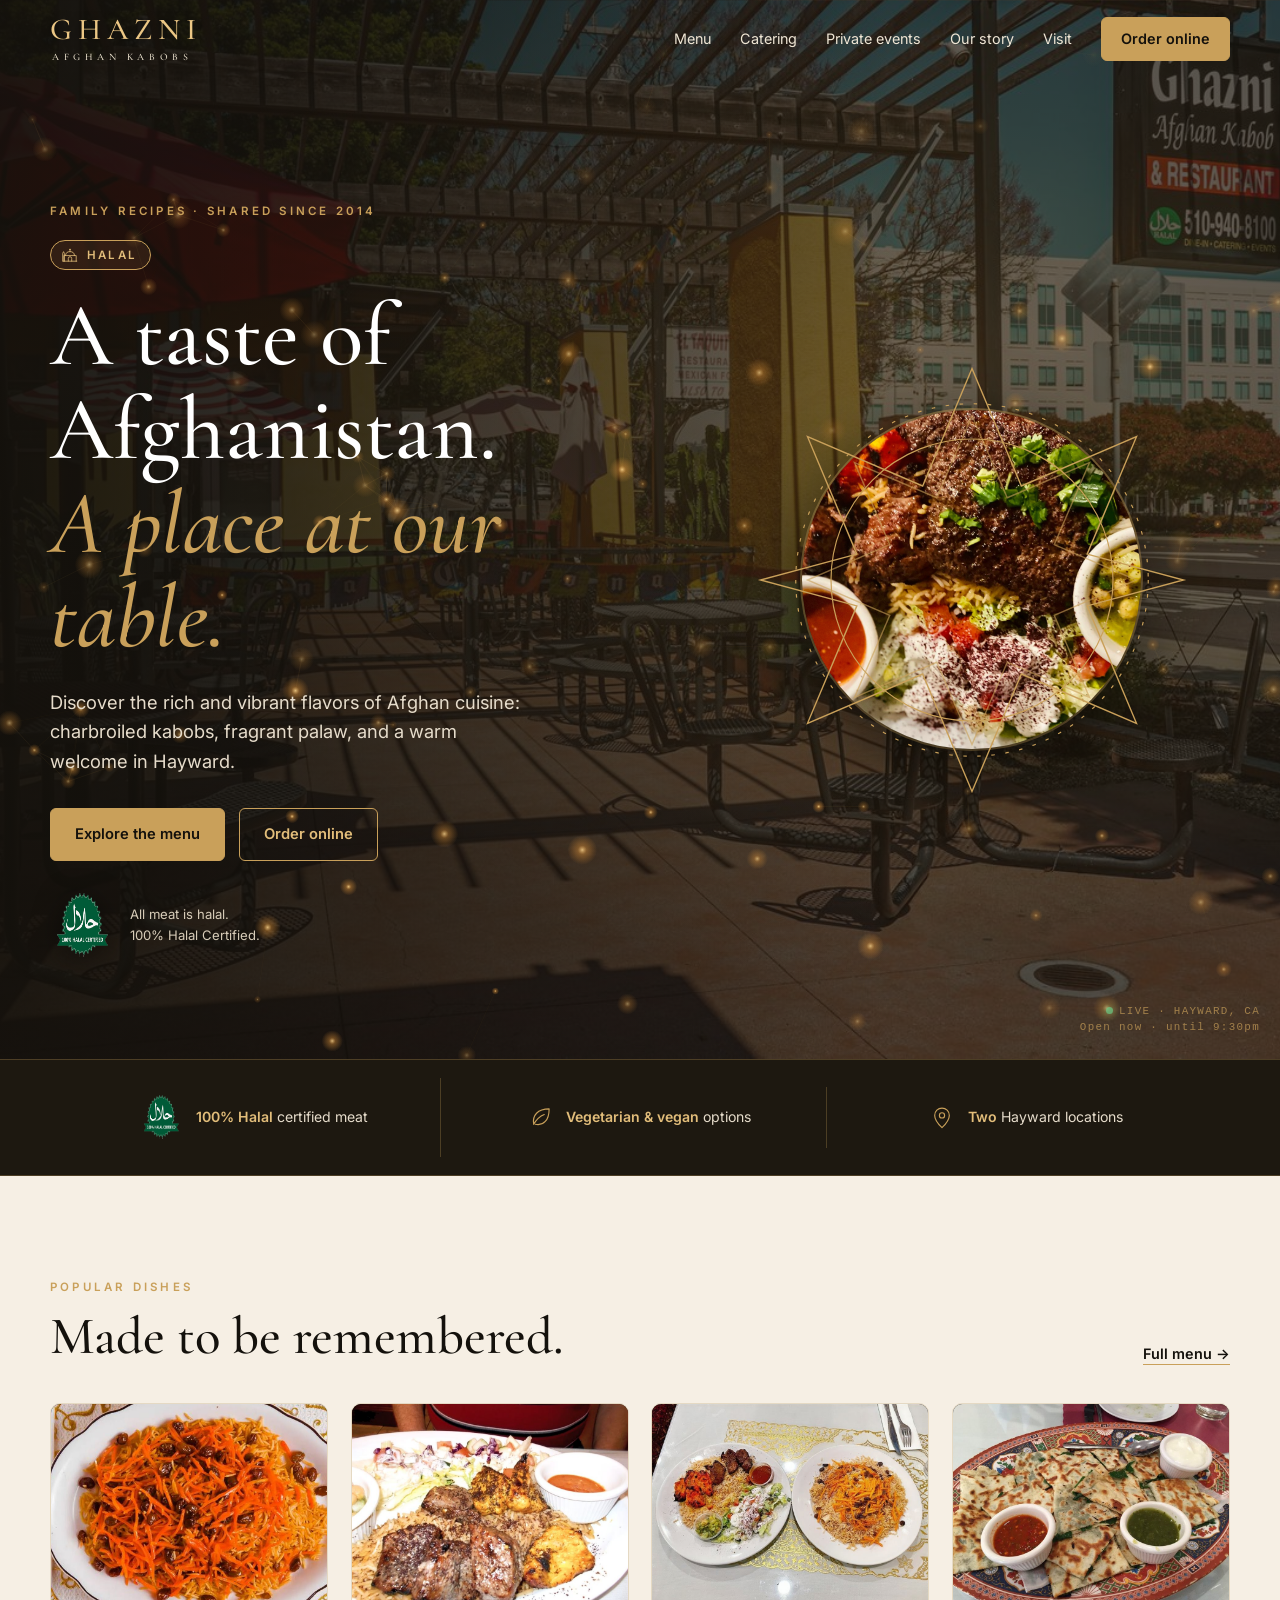
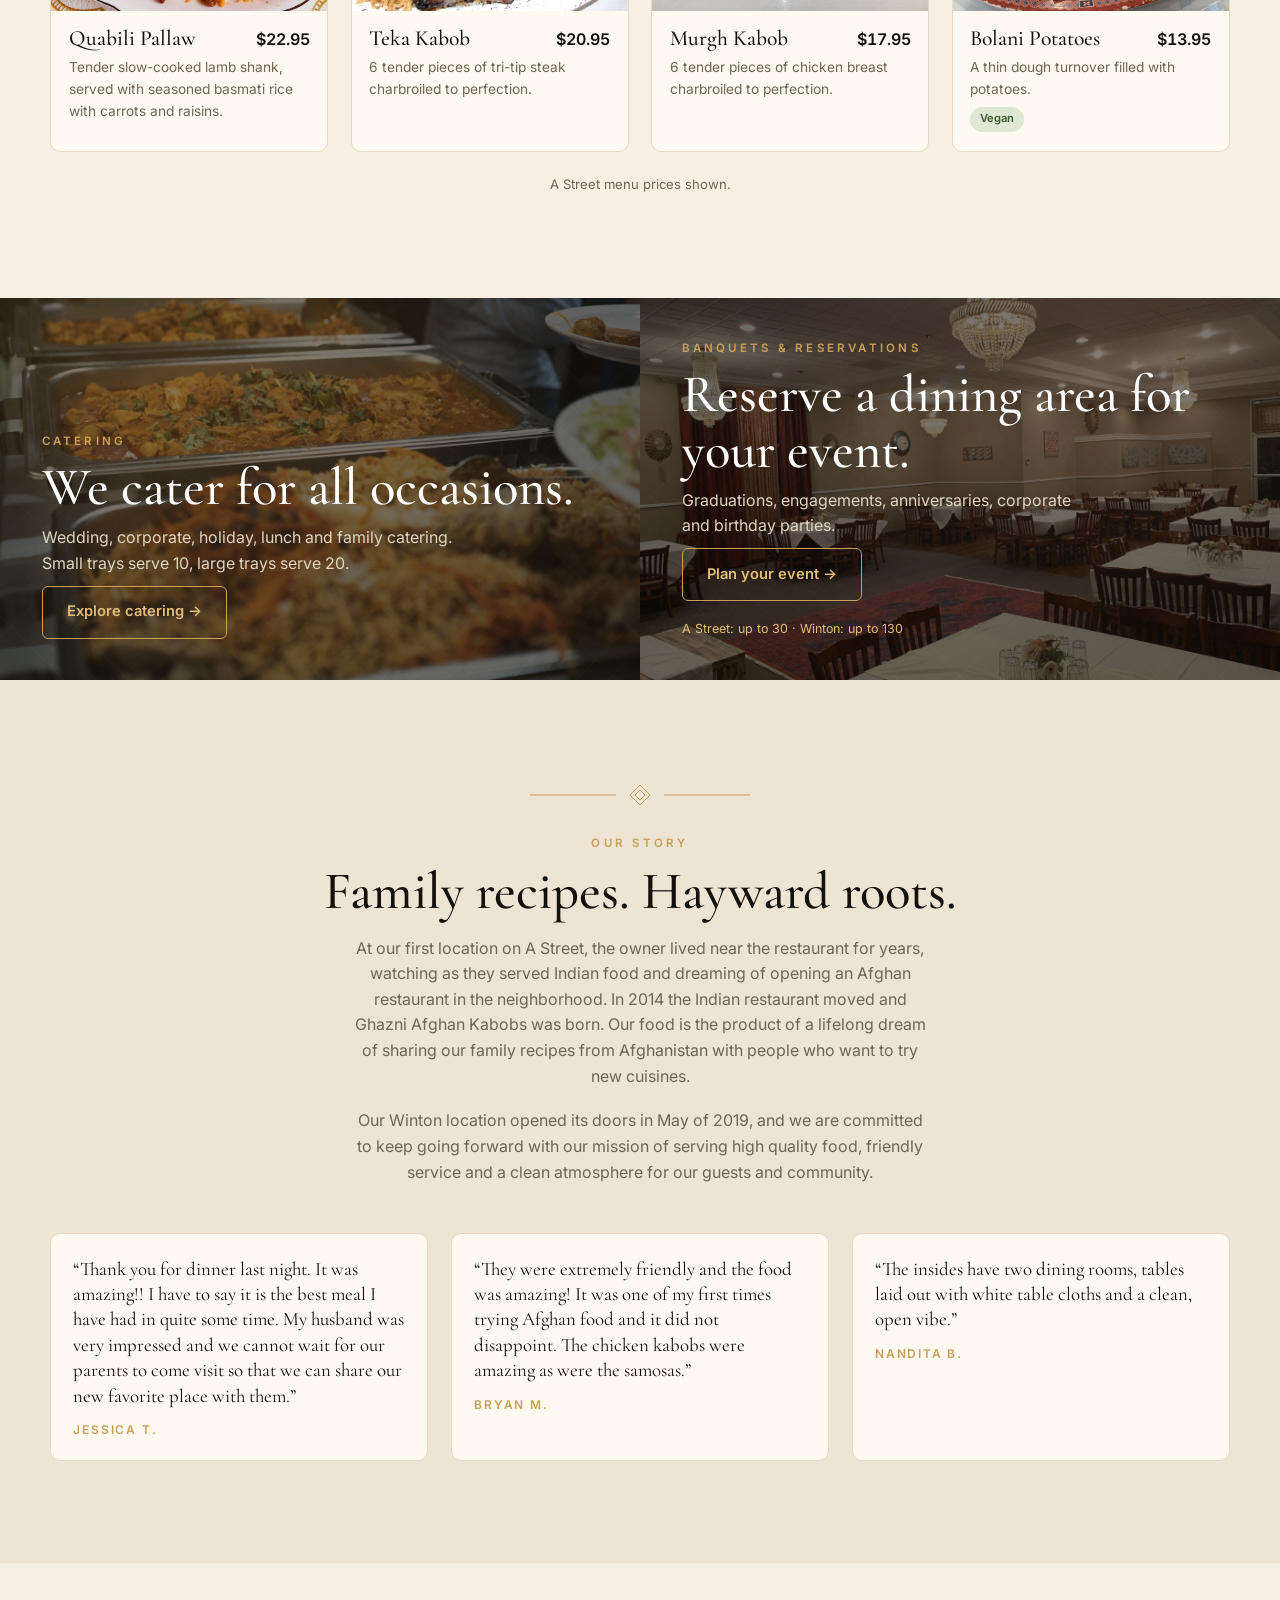
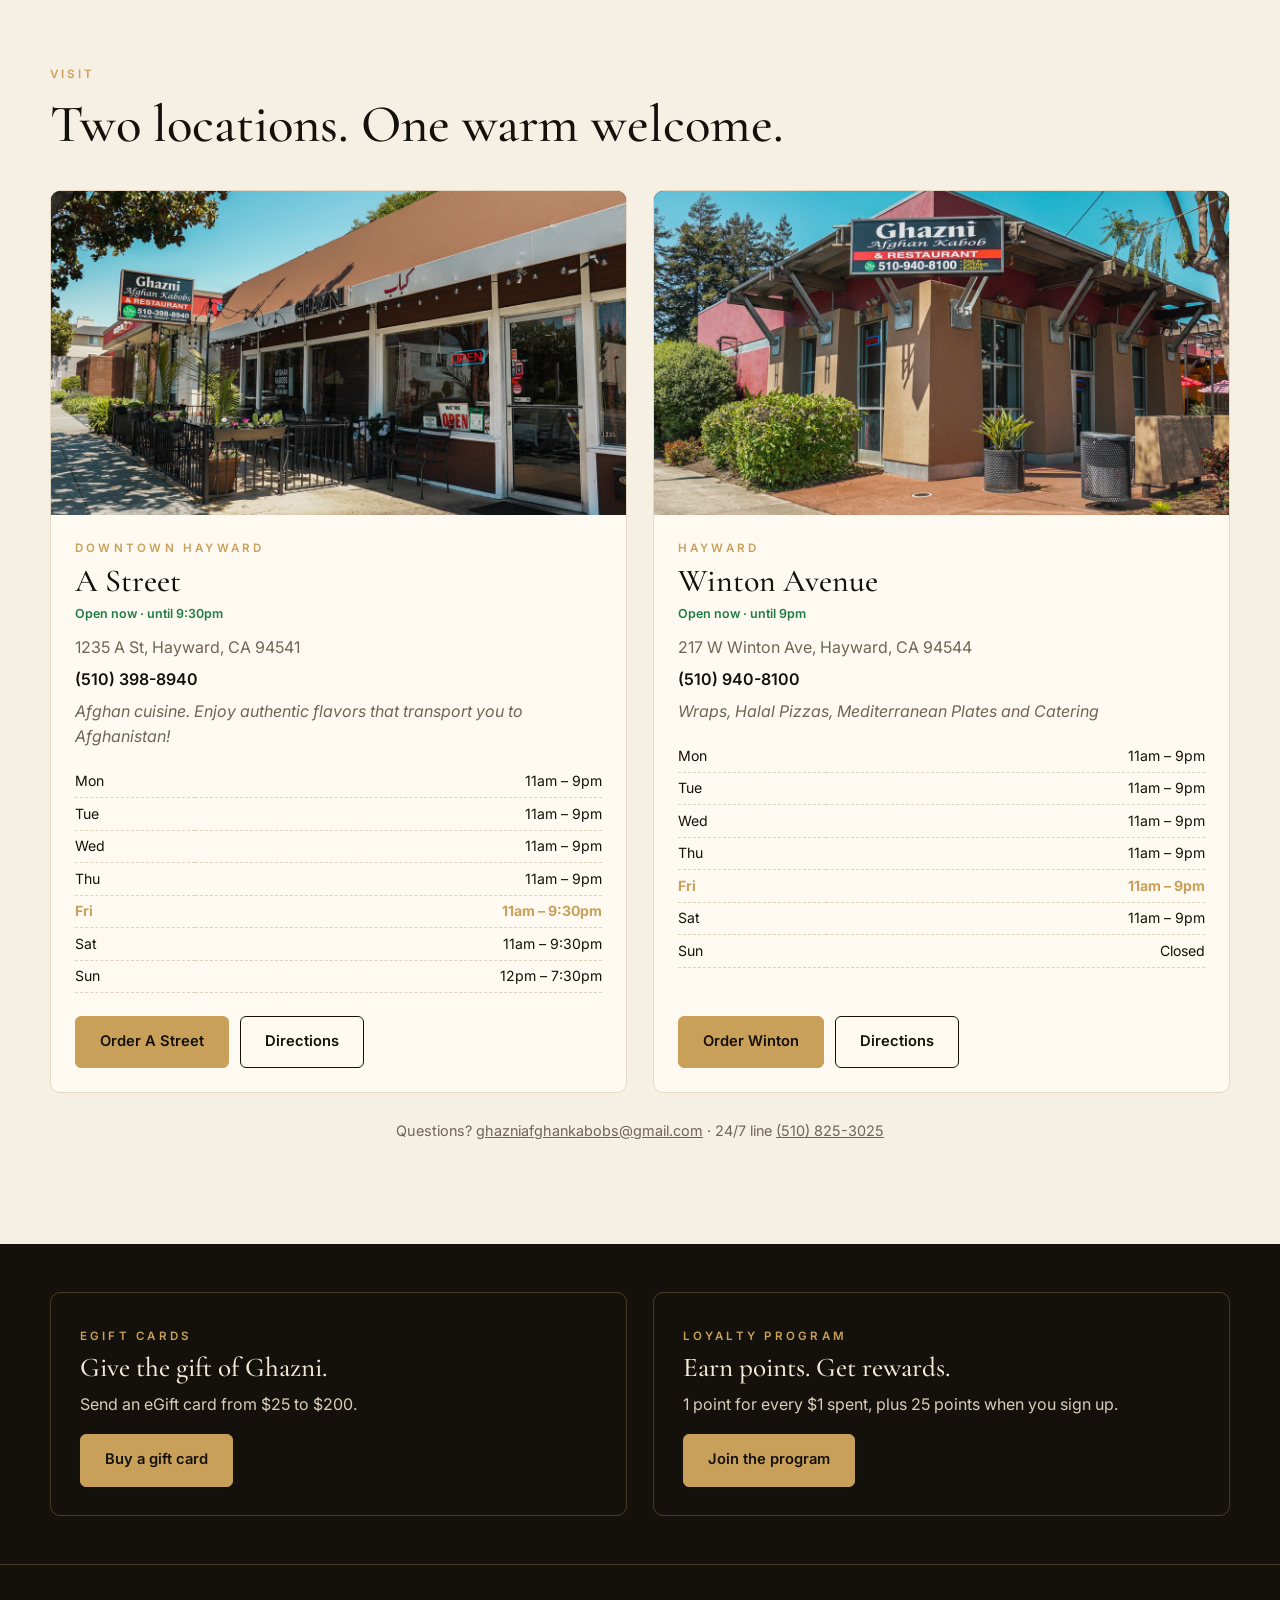
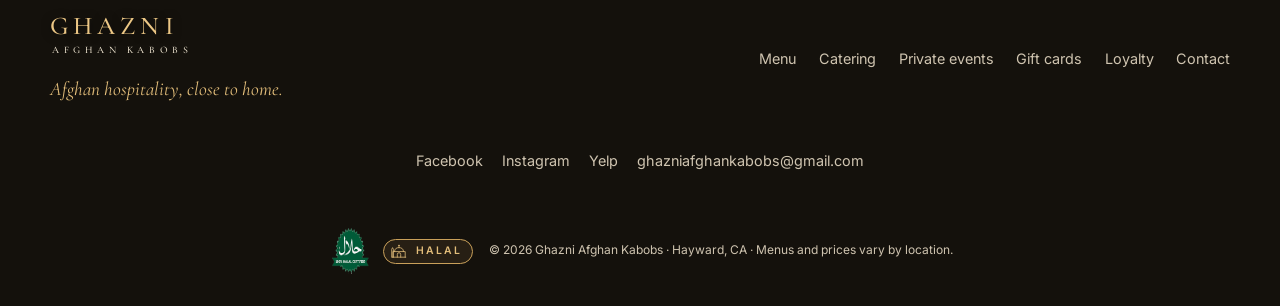
<file: index.html>
<!doctype html><html lang="en"><head><meta charset="utf-8"><meta name="viewport" content="width=device-width,initial-scale=1">
<title>Ghazni Afghan Kabobs | Halal Afghan Restaurant in Hayward, CA</title><meta name="description" content="Charbroiled kabobs, fragrant palaw and family recipes since 2014. Two Hayward locations: A Street and Winton Avenue. Catering, banquets and private events."><meta name="theme-color" content="#14110c"><meta name="robots" content="noindex">
<link rel="preconnect" href="https://fonts.googleapis.com"><link rel="preconnect" href="https://fonts.gstatic.com" crossorigin>
<link href="https://fonts.googleapis.com/css2?family=Cormorant+Garamond:ital,wght@0,500;0,600;1,500&family=Inter:wght@400;500;600&display=swap" rel="stylesheet">
<link rel="icon" href="data:image/svg+xml,%3Csvg xmlns=%27http://www.w3.org/2000/svg%27 viewBox=%270 0 32 32%27%3E%3Crect width=%2732%27 height=%2732%27 rx=%276%27 fill=%27%2314110c%27/%3E%3Cpath d=%27M16 4l3 9 9 3-9 3-3 9-3-9-9-3 9-3z%27 fill=%27%23c9a05a%27/%3E%3C/svg%3E"><link rel="stylesheet" href="css/style.css"></head><body data-page="index"><main id="main">
<section class="hero"><div class="bgphoto" data-photo="patio,1400,900"></div><canvas id="bg" aria-hidden="true"></canvas><div class="wrap grid"><div>
<span class="eyebrow">Family recipes · Shared since 2014</span><span class="halal-badge" role="img" aria-label="Halal"><svg viewBox="0 0 32 32" fill="none" stroke="currentColor" stroke-width="1.4" stroke-linecap="round" stroke-linejoin="round" aria-hidden="true"><path d="M5 27V17h22v10M8 17c0-5 3.5-7 8-7s8 2 8 7M16 10V6M15 6h2M4 27h24M13 27v-5a3 3 0 0 1 6 0v5M3 27V13l1.5-3L6 13v14"/></svg>Halal</span><h1>A taste of Afghanistan.<br><em class="g">A place at our table.</em></h1>
<p class="lead">Discover the rich and vibrant flavors of Afghan cuisine: charbroiled kabobs, fragrant palaw, and a warm welcome in Hayward.</p>
<div class="cta"><a class="btn btn-gold" href="menu.html">Explore the menu</a><a class="btn btn-line" href="menu.html#order">Order online</a></div>
<div class="hero-seal"><img data-photo="halal,360,360" alt="100% Halal Certified" width="64" height="64"><span>All meat is halal.<br>100% Halal Certified.</span></div></div>
<div class="plate"><img class="food" data-photo="hero,900,900" width="900" height="900" alt="Charbroiled kabob platter"><svg class="star" viewBox="0 0 400 400" fill="none" stroke="#c9a05a" aria-hidden="true"><g class="spin" stroke-width="1.2"><polygon points="200,20 242,120 340,78 298,178 380,200 298,222 340,322 242,280 200,380 158,280 60,322 102,222 20,200 102,178 60,78 158,120"/><polygon points="200,60 230,130 300,100 270,170 340,200 270,230 300,300 230,270 200,340 170,270 100,300 130,230 60,200 130,170 100,100 170,130" opacity=".6"/></g><g class="spin2" stroke-width="1"><circle cx="200" cy="200" r="120"/><circle cx="200" cy="200" r="150" stroke-dasharray="3 9"/></g></svg></div></div>
<div class="hud"><i></i>LIVE · HAYWARD, CA<br><span data-open="astreet"></span></div></section>
<div class="strip"><div class="wrap"><div class="halal-item"><img class="seal" data-photo="halal,360,360" alt="" width="44" height="44"><span><b>100% Halal</b> certified meat</span></div><div><svg viewBox="0 0 32 32" fill="none" stroke="currentColor" stroke-width="1.4" stroke-linecap="round" stroke-linejoin="round" aria-hidden="true"><path d="M7 25C5 14 12 6 26 6c0 14-7 21-17 19M7 25c4-7 8-10 13-12"/></svg><span><b>Vegetarian &amp; vegan</b> options</span></div><div><svg viewBox="0 0 32 32" fill="none" stroke="currentColor" stroke-width="1.4" stroke-linecap="round" stroke-linejoin="round" aria-hidden="true"><path d="M16 29s9-8.5 9-15a9 9 0 0 0-18 0c0 6.500 9 15 9 15z"/><circle cx="16" cy="14" r="3.2"/></svg><span><b>Two</b> Hayward locations</span></div></div></div>
<section><div class="wrap"><div class="sec-head"><div><span class="eyebrow">Popular dishes</span><h2>Made to be remembered.</h2></div><a class="link" href="menu.html">Full menu →</a></div>
<div class="dishes"><article class="dish rv"><div class="ph"><img data-photo="qabili,900,680" width="900" height="680" loading="lazy" alt="Quabili Pallaw"></div><div class="body"><div class="row"><h3>Quabili Pallaw</h3><span class="price">$22.95</span></div><p>Tender slow-cooked lamb shank, served with seasoned basmati rice with carrots and raisins.</p></div></article><article class="dish rv"><div class="ph"><img data-photo="teka,900,680" width="900" height="680" loading="lazy" alt="Teka Kabob"></div><div class="body"><div class="row"><h3>Teka Kabob</h3><span class="price">$20.95</span></div><p>6 tender pieces of tri-tip steak charbroiled to perfection.</p></div></article><article class="dish rv"><div class="ph"><img data-photo="murgh,900,680" width="900" height="680" loading="lazy" alt="Murgh Kabob"></div><div class="body"><div class="row"><h3>Murgh Kabob</h3><span class="price">$17.95</span></div><p>6 tender pieces of chicken breast charbroiled to perfection.</p></div></article><article class="dish rv"><div class="ph"><img data-photo="bolani,900,680" width="900" height="680" loading="lazy" alt="Bolani Potatoes"></div><div class="body"><div class="row"><h3>Bolani Potatoes</h3><span class="price">$13.95</span></div><p>A thin dough turnover filled with potatoes.</p><div class="tags"><span class="tag">Vegan</span></div></div></article></div>
<p class="note">A Street menu prices shown.</p></div></section>
<div class="split"><div class="promo rv"><div class="bgimg" data-photo="trays,1400,900"></div><span class="eyebrow">Catering</span><h2>We cater for all occasions.</h2><p>Wedding, corporate, holiday, lunch and family catering. Small trays serve 10, large trays serve 20.</p><div><a class="btn btn-line" href="catering.html">Explore catering →</a></div></div>
<div class="promo rv"><div class="bgimg" data-photo="dining2,1400,900"></div><span class="eyebrow">Banquets &amp; reservations</span><h2>Reserve a dining area for your event.</h2><p>Graduations, engagements, anniversaries, corporate and birthday parties.</p><div><a class="btn btn-line" href="private-events.html">Plan your event →</a></div><span class="meta">A Street: up to 30 · Winton: up to 130</span></div></div>
<section class="story" id="story"><div class="wrap rv"><svg class="orn" viewBox="0 0 220 24" fill="none" stroke="currentColor" aria-hidden="true"><path d="M0 12h86M134 12h86"/><path d="M110 2l10 10-10 10-10-10z"/><path d="M110 7l5 5-5 5-5-5z"/></svg><span class="eyebrow">Our story</span><h2 style="margin-top:.6rem">Family recipes. Hayward roots.</h2><p>At our first location on A Street, the owner lived near the restaurant for years, watching as they served Indian food and dreaming of opening an Afghan restaurant in the neighborhood. In 2014 the Indian restaurant moved and Ghazni Afghan Kabobs was born. Our food is the product of a lifelong dream of sharing our family recipes from Afghanistan with people who want to try new cuisines.</p><p>Our Winton location opened its doors in May of 2019, and we are committed to keep going forward with our mission of serving high quality food, friendly service and a clean atmosphere for our guests and community.</p>
<div class="reviews" id="reviews"></div></div></section>
<section id="visit"><div class="wrap"><div class="sec-head"><div><span class="eyebrow">Visit</span><h2>Two locations. One warm welcome.</h2></div></div><div class="locs"><article class="loc rv"><div class="ph"><img data-photo="storeA,1200,700" width="1200" height="700" loading="lazy" alt="A Street location"></div><div class="body">
<span class="eyebrow">Downtown Hayward</span><h3>A Street</h3><div class="open" data-open="astreet">…</div>
<address>1235 A St, Hayward, CA 94541</address><a class="tel" href="tel:5103988940">(510) 398-8940</a><em>Afghan cuisine. Enjoy authentic flavors that transport you to Afghanistan!</em>
<div data-hours="astreet"></div><div class="actions"><a class="btn btn-gold" data-order="astreet" href="#">Order</a><a class="btn btn-line" target="_blank" rel="noopener" data-dir="astreet" href="#">Directions</a></div></div></article><article class="loc rv"><div class="ph"><img data-photo="storeW,1200,700" width="1200" height="700" loading="lazy" alt="Winton Avenue location"></div><div class="body">
<span class="eyebrow">Hayward</span><h3>Winton Avenue</h3><div class="open" data-open="winton">…</div>
<address>217 W Winton Ave, Hayward, CA 94544</address><a class="tel" href="tel:5109408100">(510) 940-8100</a><em>Wraps, Halal Pizzas, Mediterranean Plates and Catering</em>
<div data-hours="winton"></div><div class="actions"><a class="btn btn-gold" data-order="winton" href="#">Order</a><a class="btn btn-line" target="_blank" rel="noopener" data-dir="winton" href="#">Directions</a></div></div></article></div>
<p class="fcontact" style="text-align:center;margin-top:1.6rem">Questions? <a href="mailto:ghazniafghankabobs@gmail.com">ghazniafghankabobs@gmail.com</a> · 24/7 line <a href="tel:5108253025">(510) 825-3025</a></p></div></section>
<div class="band"><div class="wrap"><div class="box"><span class="eyebrow">eGift cards</span><h3>Give the gift of Ghazni.</h3><p>Send an eGift card from $25 to $200.</p><a class="btn btn-gold" id="gc" target="_blank" rel="noopener" href="#">Buy a gift card</a></div><div class="box"><span class="eyebrow">Loyalty program</span><h3>Earn points. Get rewards.</h3><p>1 point for every $1 spent, plus 25 points when you sign up.</p><a class="btn btn-gold" id="ly" target="_blank" rel="noopener" href="#">Join the program</a></div></div></div>
</main><script src="js/config.js"></script><script src="js/site.js"></script><script>
for(const k in GHAZNI.locations){const L=GHAZNI.locations[k];
 document.querySelectorAll('[data-hours="'+k+'"]').forEach(e=>e.innerHTML=hoursTable(k));
 document.querySelectorAll('[data-order="'+k+'"]').forEach(e=>{e.href=orderHref(k);e.textContent=orderLabel(k);e.target='_blank';e.rel='noopener'});
 document.querySelectorAll('[data-dir="'+k+'"]').forEach(e=>e.href='https://www.google.com/maps/dir/?api=1&destination='+encodeURIComponent(L.addr));}
</script><script>document.getElementById('gc').href=GHAZNI.links.giftCard;document.getElementById('ly').href=GHAZNI.links.loyalty;
document.getElementById('reviews').innerHTML=GHAZNI.reviews.map(r=>'<blockquote>“'+r.q+'”<cite>'+r.by+'</cite></blockquote>').join('');</script></body></html>
</file>
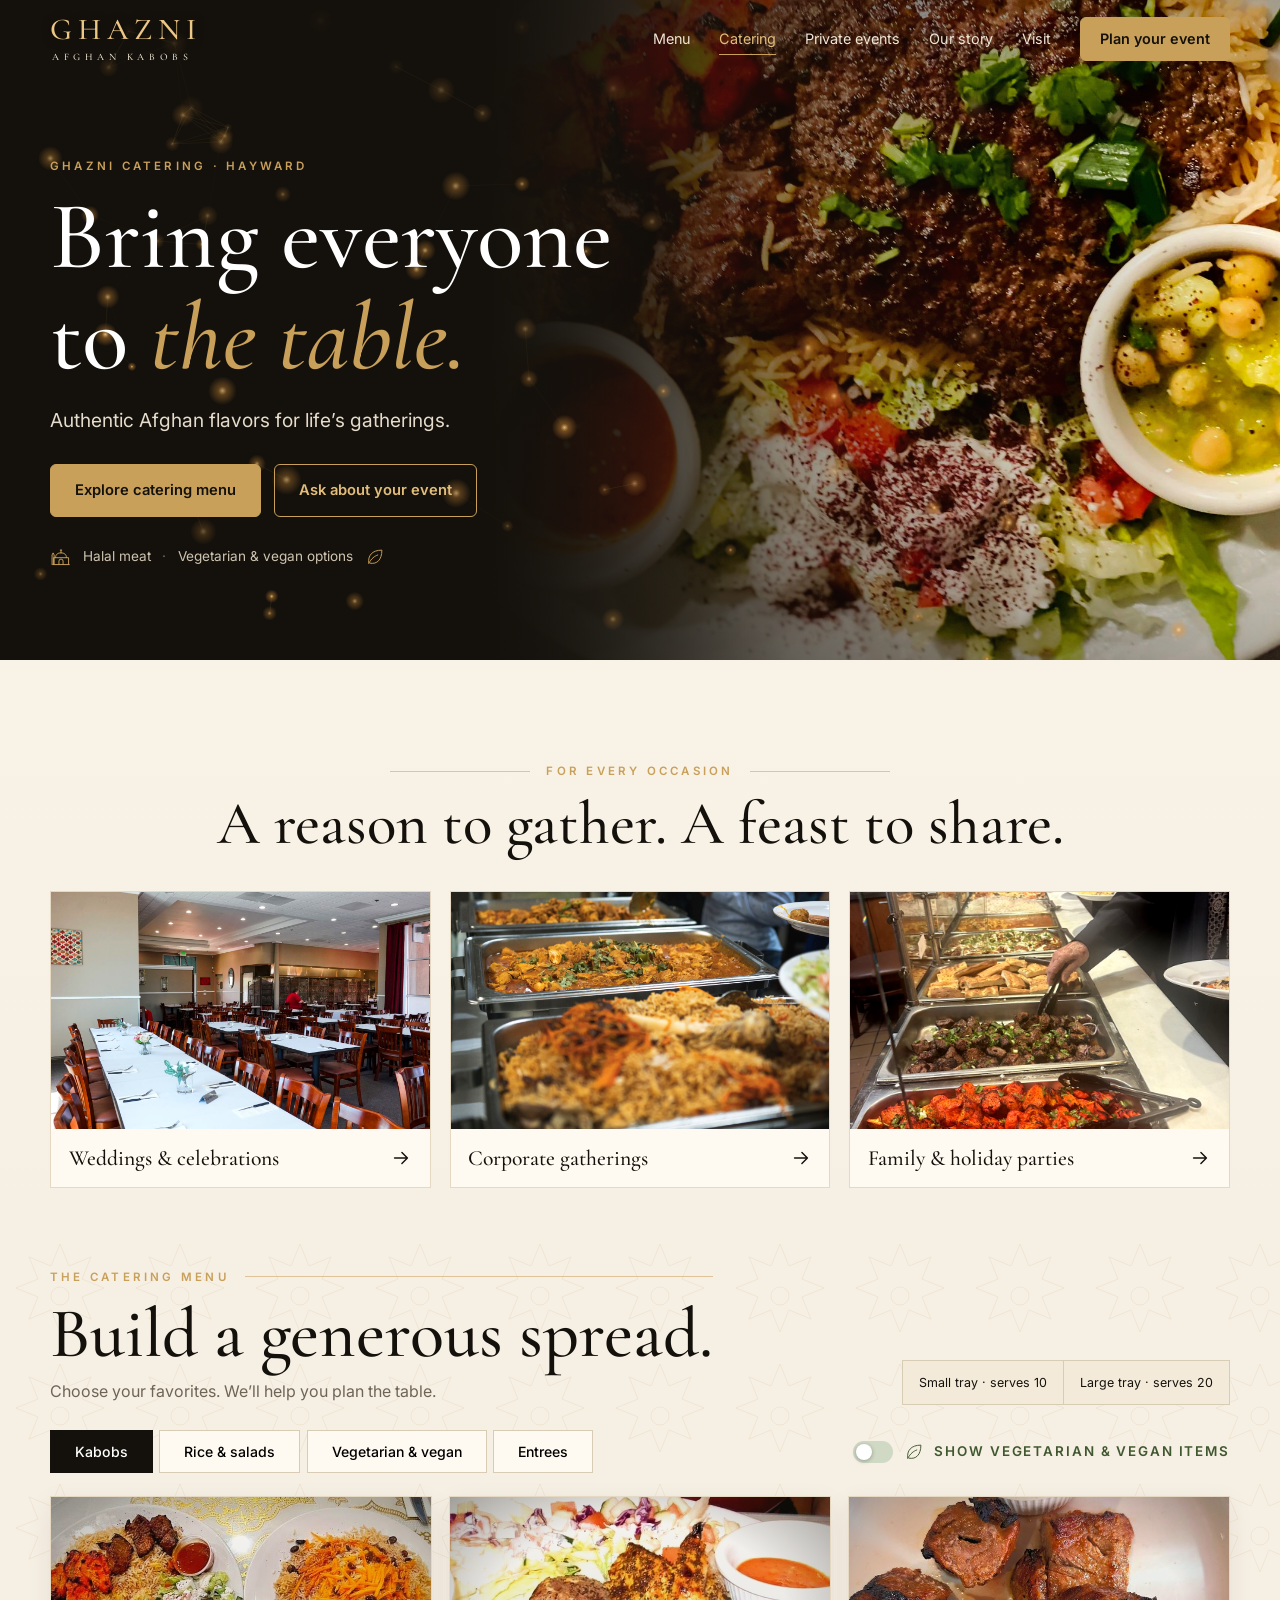
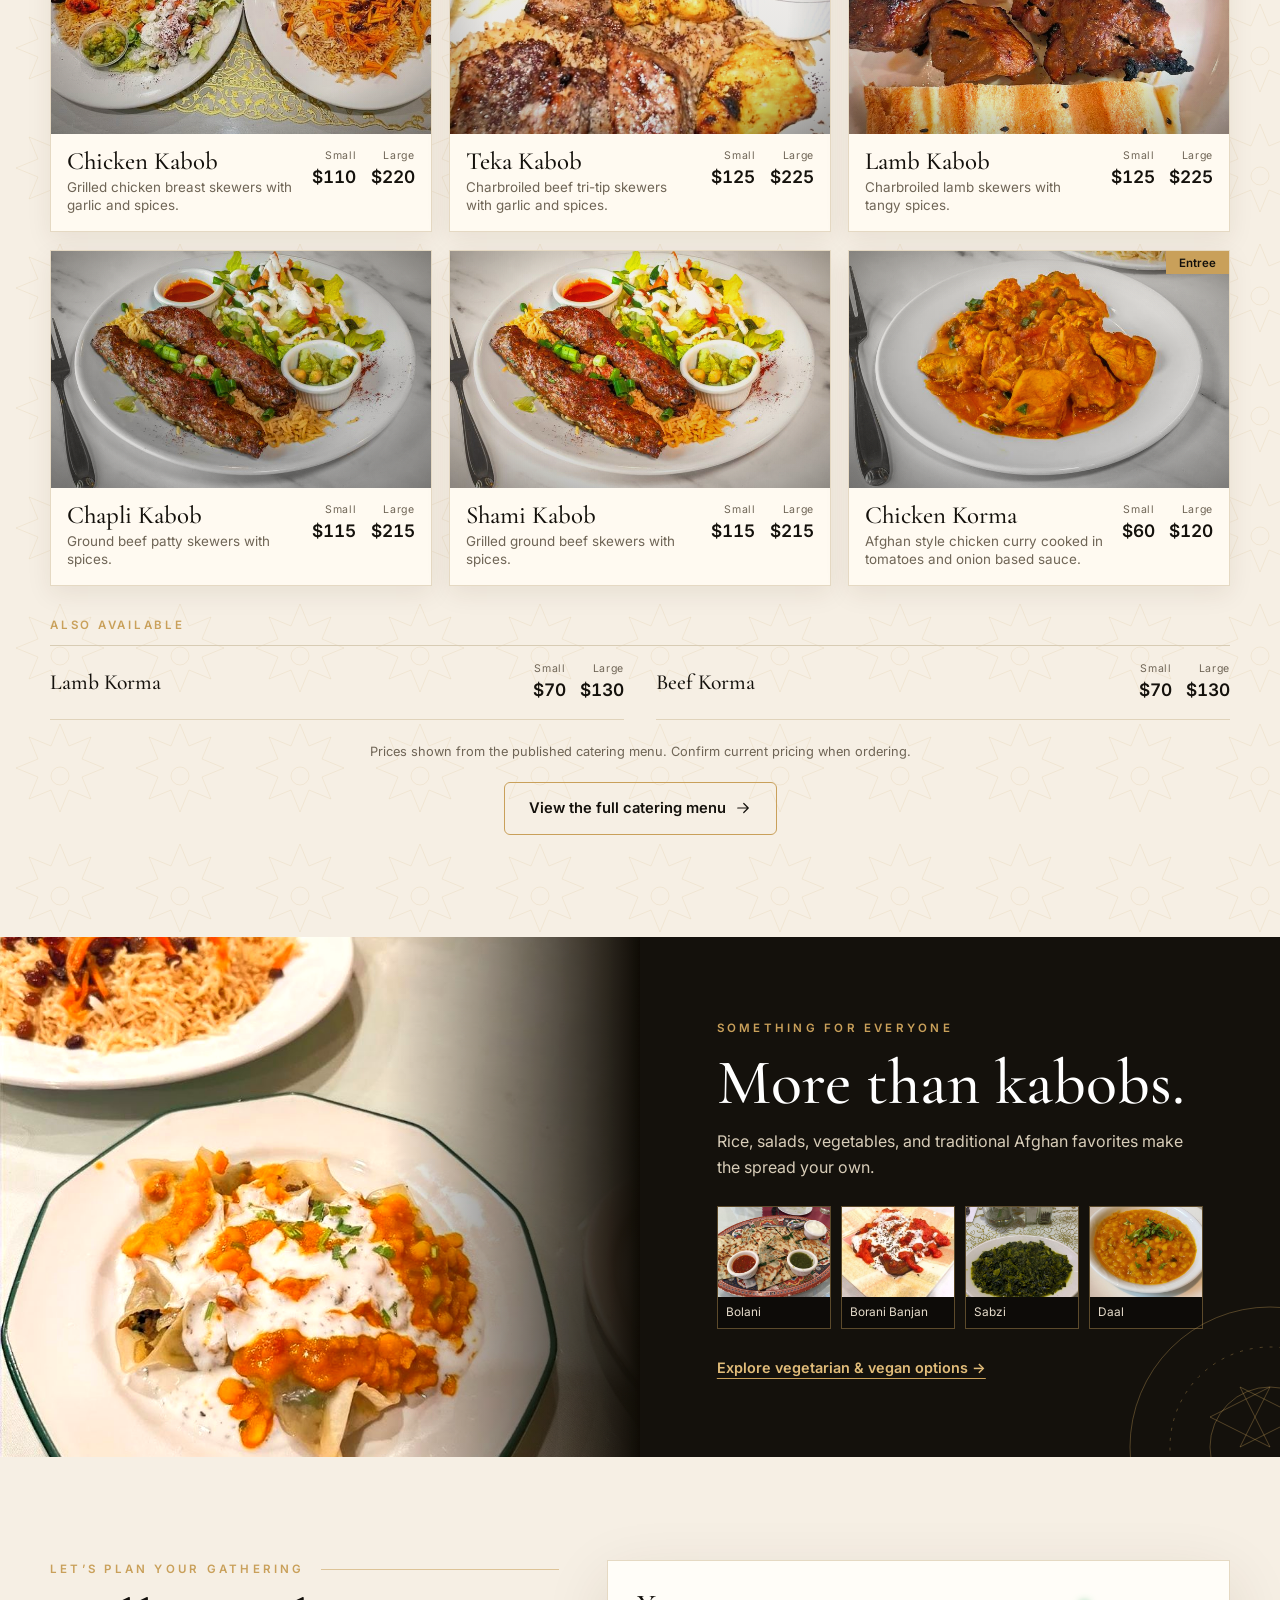
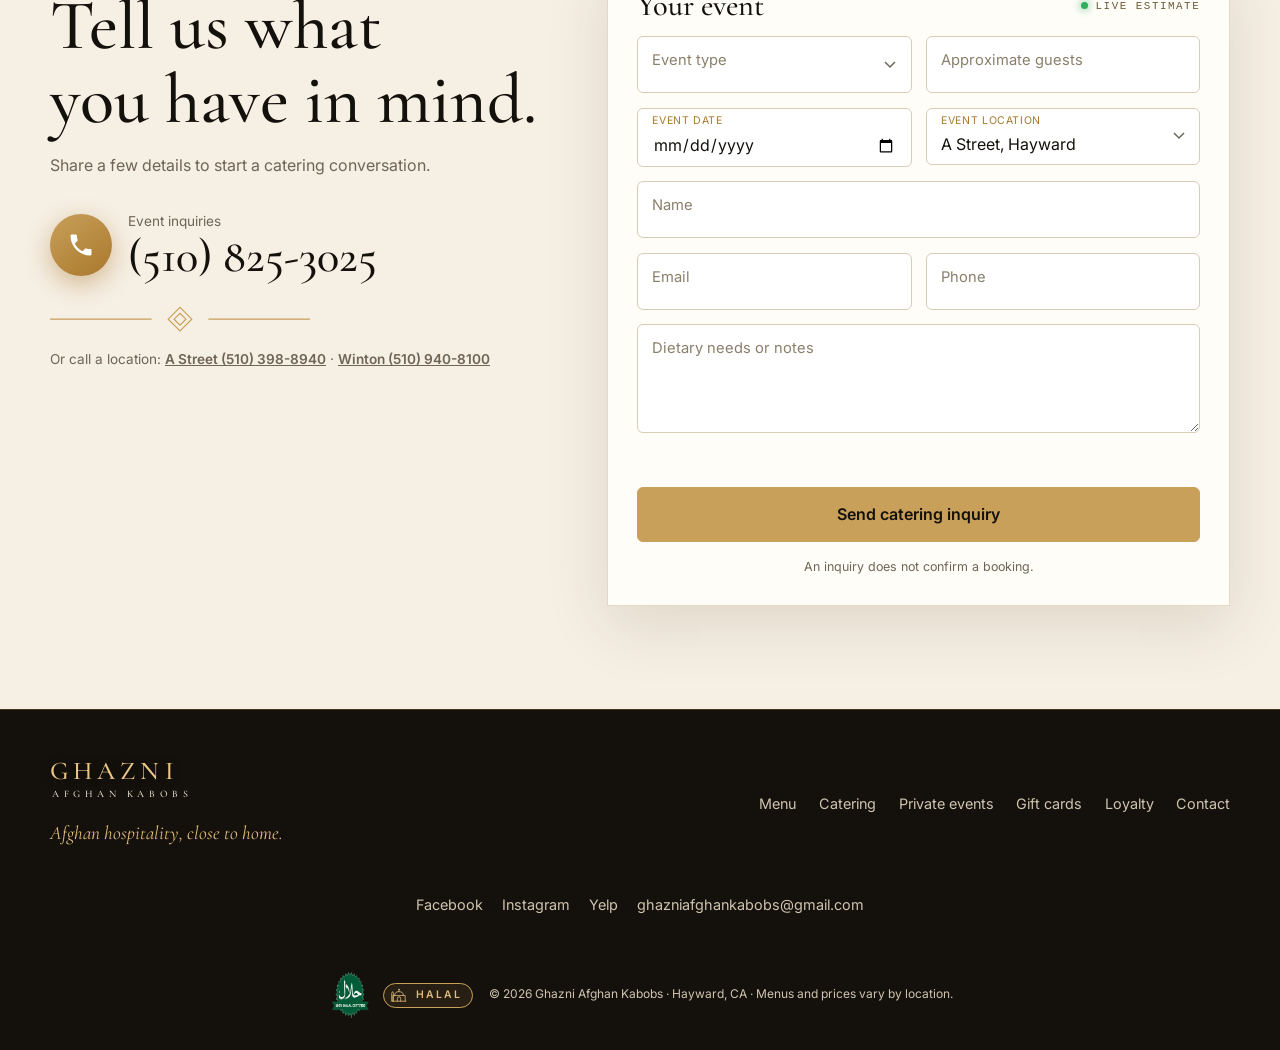
<file: catering.html>
<!doctype html><html lang="en"><head><meta charset="utf-8"><meta name="viewport" content="width=device-width,initial-scale=1">
<title>Catering | Ghazni Afghan Kabobs, Hayward</title><meta name="description" content="Afghan catering for weddings, corporate events, holidays and family gatherings. Small trays serve 10, large trays serve 20."><meta name="theme-color" content="#14110c"><meta name="robots" content="noindex">
<link rel="preconnect" href="https://fonts.googleapis.com"><link rel="preconnect" href="https://fonts.gstatic.com" crossorigin>
<link href="https://fonts.googleapis.com/css2?family=Cormorant+Garamond:ital,wght@0,500;0,600;1,500&family=Inter:wght@400;500;600&display=swap" rel="stylesheet">
<link rel="icon" href="data:image/svg+xml,%3Csvg xmlns=%27http://www.w3.org/2000/svg%27 viewBox=%270 0 32 32%27%3E%3Crect width=%2732%27 height=%2732%27 rx=%276%27 fill=%27%2314110c%27/%3E%3Cpath d=%27M16 4l3 9 9 3-9 3-3 9-3-9-9-3 9-3z%27 fill=%27%23c9a05a%27/%3E%3C/svg%3E"><link rel="stylesheet" href="css/style.css"></head><body data-page="catering"><main id="main">
<section class="chero"><div class="chero-img" data-photo="hero,1800,1100"></div><canvas id="bg" aria-hidden="true"></canvas><div class="wrap chero-in"><span class="eyebrow">Ghazni Catering · Hayward</span><h1>Bring everyone<br>to <em class="g">the table.</em></h1><p class="lead">Authentic Afghan flavors for life&rsquo;s gatherings.</p>
<div class="cta"><a class="btn btn-gold" href="#menu">Explore catering menu</a><a class="btn btn-line" href="#plan">Ask about your event</a></div>
<p class="cline"><svg viewBox="0 0 32 32" fill="none" stroke="currentColor" stroke-width="1.4" stroke-linecap="round" stroke-linejoin="round" aria-hidden="true"><path d="M5 27V17h22v10M8 17c0-5 3.5-7 8-7s8 2 8 7M16 10V6M15 6h2M4 27h24M13 27v-5a3 3 0 0 1 6 0v5M3 27V13l1.5-3L6 13v14"/></svg><span>Halal meat</span><i>&middot;</i><span>Vegetarian &amp; vegan options</span><svg viewBox="0 0 32 32" fill="none" stroke="currentColor" stroke-width="1.4" stroke-linecap="round" stroke-linejoin="round" aria-hidden="true"><path d="M7 25C5 14 12 6 26 6c0 14-7 21-17 19M7 25c4-7 8-10 13-12"/></svg></p></div></section>

<section class="occs" id="occasions"><div class="wrap"><div class="ey-line"><span class="eyebrow">For every occasion</span></div><h2 class="c">A reason to gather. A feast to share.</h2>
<div class="occ-grid"><a class="occ rv" href="#plan" data-occ="Wedding"><div class="occ-img" data-photo="dining1,1000,700"></div><div class="occ-lab"><span>Weddings &amp; celebrations</span><svg viewBox="0 0 24 24" fill="none" stroke="currentColor" stroke-width="1.6" stroke-linecap="round" stroke-linejoin="round" aria-hidden="true"><path d="M5 12h14M13 6l6 6-6 6"/></svg></div></a><a class="occ rv" href="#plan" data-occ="Corporate"><div class="occ-img" data-photo="trays,1000,700"></div><div class="occ-lab"><span>Corporate gatherings</span><svg viewBox="0 0 24 24" fill="none" stroke="currentColor" stroke-width="1.6" stroke-linecap="round" stroke-linejoin="round" aria-hidden="true"><path d="M5 12h14M13 6l6 6-6 6"/></svg></div></a><a class="occ rv" href="#plan" data-occ="Holiday"><div class="occ-img" data-photo="buffet,1000,700"></div><div class="occ-lab"><span>Family &amp; holiday parties</span><svg viewBox="0 0 24 24" fill="none" stroke="currentColor" stroke-width="1.6" stroke-linecap="round" stroke-linejoin="round" aria-hidden="true"><path d="M5 12h14M13 6l6 6-6 6"/></svg></div></a></div></div></section>

<section class="cmenu" id="menu"><div class="wrap"><div class="cm-head"><div><div class="ey-line l"><span class="eyebrow">The catering menu</span></div><h2>Build a generous spread.</h2><p class="sub">Choose your favorites. We&rsquo;ll help you plan the table.</p></div>
<div class="legend" aria-label="Tray sizes"><span>Small tray &middot; serves 10</span><span>Large tray &middot; serves 20</span></div></div>
<div class="cm-tabs"><div class="tabs" id="tabs" role="tablist" aria-label="Catering categories"></div><label class="tog"><input type="checkbox" id="vegtog"><i></i><svg viewBox="0 0 32 32" fill="none" stroke="currentColor" stroke-width="1.4" stroke-linecap="round" stroke-linejoin="round" aria-hidden="true"><path d="M7 25C5 14 12 6 26 6c0 14-7 21-17 19M7 25c4-7 8-10 13-12"/></svg><span>Show vegetarian &amp; vegan items</span></label></div>
<div class="cm-grid" id="cgrid" aria-live="polite"></div><div id="also"></div>
<p class="cm-note">Prices shown from the published catering menu. Confirm current pricing when ordering.</p>
<div class="c"><a class="btn btn-out" id="fullmenu" target="_blank" rel="noopener" href="#">View the full catering menu <svg viewBox="0 0 24 24" fill="none" stroke="currentColor" stroke-width="1.6" stroke-linecap="round" stroke-linejoin="round" aria-hidden="true"><path d="M5 12h14M13 6l6 6-6 6"/></svg></a></div></div></section>

<section class="more"><div class="more-img" data-photo="mantu,900,1100" role="img" aria-label="Mantu dumplings with yogurt and lentils"></div><div class="more-txt rv"><span class="eyebrow">Something for everyone</span><h2>More than kabobs.</h2><p>Rice, salads, vegetables, and traditional Afghan favorites make the spread your own.</p>
<div class="thumbs"><figure><img data-photo="bolani,500,400" width="500" height="400" loading="lazy" alt="Bolani"><figcaption>Bolani</figcaption></figure><figure><img data-photo="borani,500,400" width="500" height="400" loading="lazy" alt="Borani Banjan"><figcaption>Borani Banjan</figcaption></figure><figure><img data-photo="sabzi,500,400" width="500" height="400" loading="lazy" alt="Sabzi"><figcaption>Sabzi</figcaption></figure><figure><img data-photo="daal,500,400" width="500" height="400" loading="lazy" alt="Daal"><figcaption>Daal</figcaption></figure></div>
<a class="link" id="vegjump" href="#menu">Explore vegetarian &amp; vegan options &rarr;</a></div></section>

<section class="cplan" id="plan"><div class="wrap cplan-grid"><div class="cplan-l rv"><div class="ey-line l"><span class="eyebrow">Let&rsquo;s plan your gathering</span></div><h2>Tell us what<br>you have in mind.</h2><p class="sub">Share a few details to start a catering conversation.</p>
<a class="phone" href="tel:5108253025"><span class="ph-ic"><svg viewBox="0 0 24 24" fill="currentColor" aria-hidden="true"><path d="M6.6 10.8a15.1 15.1 0 0 0 6.6 6.6l2.2-2.2a1 1 0 0 1 1-.25 11.4 11.4 0 0 0 3.6.57 1 1 0 0 1 1 1V20a1 1 0 0 1-1 1A17 17 0 0 1 3 4a1 1 0 0 1 1-1h3.5a1 1 0 0 1 1 1c0 1.250.2 2.450.57 3.600a1 1 0 0 1-.25 1z"/></svg></span><span><small>Event inquiries</small><b>(510) 825-3025</b></span></a><svg class="orn" viewBox="0 0 220 24" fill="none" stroke="currentColor" aria-hidden="true"><path d="M0 12h86M134 12h86"/><path d="M110 2l10 10-10 10-10-10z"/><path d="M110 7l5 5-5 5-5-5z"/></svg>
<p class="alt">Or call a location: <a href="tel:5103988940">A Street (510) 398-8940</a> &middot; <a href="tel:5109408100">Winton (510) 940-8100</a></p></div>
<form class="cform rv" id="f" onsubmit="return go(event)" novalidate><div class="cf-h"><h3>Your event</h3><span class="live"><i></i>Live estimate</span></div>
<div class="g2"><div class="lf"><select id="ev" required><option value="" disabled selected></option><option>Wedding</option><option>Corporate</option><option>Holiday</option><option>Lunch</option><option>Birthday</option><option>Family gathering</option><option>Other</option></select><label for="ev">Event type</label></div>
<div class="lf"><input id="gc" type="number" min="1" max="500" inputmode="numeric" placeholder=" "><label for="gc">Approximate guests</label></div>
<div class="lf"><input id="dt" type="date" placeholder=" "><label for="dt">Event date</label></div>
<div class="lf"><select id="lc"><option value="astreet">A Street, Hayward</option><option value="winton">Winton Avenue, Hayward</option></select><label for="lc">Event location</label></div></div>
<div class="est2" id="est2" hidden><span class="est-ic">&asymp;</span><span id="est2t"></span></div>
<div class="lf"><input id="nm" autocomplete="name" placeholder=" "><label for="nm">Name</label></div>
<div class="g2"><div class="lf"><input id="em" type="email" autocomplete="email" placeholder=" "><label for="em">Email</label></div><div class="lf"><input id="ph" type="tel" autocomplete="tel" placeholder=" "><label for="ph">Phone</label></div></div>
<div class="lf"><textarea id="dd" rows="3" placeholder=" "></textarea><label for="dd">Dietary needs or notes</label></div>
<input id="co2" tabindex="-1" autocomplete="off" aria-hidden="true" style="position:absolute;left:-9999px;width:1px;height:1px;opacity:0">
<p class="err" id="err" role="alert"></p><button class="btn btn-gold sendbtn" type="submit" id="sub">Send catering inquiry</button>
<p class="fine" id="msg" role="status">An inquiry does not confirm a booking.</p>
<div class="done" id="done" hidden><svg viewBox="0 0 52 52" aria-hidden="true"><circle cx="26" cy="26" r="24" fill="none" stroke="#c9a05a" stroke-width="2"/><path d="M15 27l8 8 14-16" fill="none" stroke="#b07f2e" stroke-width="3" stroke-linecap="round" stroke-linejoin="round"/></svg><h3>Thank you!</h3><p>We received your inquiry and will reach out soon.<br><span class="fine">An inquiry does not confirm a booking.</span></p></div></form></div></section>
</main><script src="js/config.js"></script><script src="js/site.js"></script><script>
const G=GHAZNI,$=i=>document.getElementById(i);
const TAB={'Meat dishes':'Kabobs','Salads & rice':'Rice & salads','Vegetarian & vegan':'Vegetarian & vegan','Entrees':'Entrees'};
const PH={'Chicken Kabob':'murgh','Teka Kabob':'teka','Lamb Kabob':'lamb','Chapli Kabob':'chapli','Shami Kabob':'shami','Chicken Korma':'korma','White Rice':'rice','Brown Rice':'rice','House Salad':'salad','Grilled Chicken Salad':'chickensalad','Mixed Vegetables':'mixveg','Grilled Vegetables':'grilledveg','Bolani':'bolani','Borani Banjan':'borani','Sabzi':'sabzi','Daal':'daal','Lobia':'lobia','Mantu':'mantu','Quabili Pallow':'qabili','Fish Curry':'fish'};
const VEGEXTRA=['White Rice','Brown Rice','House Salad'];
const isVeg=(c,n)=>c==='Vegetarian & vegan'||VEGEXTRA.includes(n);
const PLATE_UNUSED='<svg viewBox="0 0 400 400" fill="none" stroke="currentColor" aria-hidden="true"><polygon points="200,40 236,130 330,96 290,186 360,200 290,214 330,304 236,270 200,360 164,270 70,304 110,214 40,200 110,186 70,96 164,130" stroke-width="3"/><circle cx="200" cy="200" r="64" stroke-width="3"/></svg>';
let cur=G.catering[0].cat;
function pk(n){return n==='Brown Rice'?null:PH[n]}
function card(c,i){const k=pk(i[0]),badge=/Korma|Fish|Kofta|Mantu|Quabili|Aushak|Shola Goshti/.test(i[0])&&c!=='Vegetarian & vegan'?'<span class="badge">Entree</span>':'';
 return '<article class="mc rv in"><div class="mc-img"><img src="'+photo(k,900,600)+'" width="900" height="600" loading="lazy" alt="'+i[0]+'">'+badge+'</div><div class="mc-b"><div class="mc-n"><h3>'+i[0]+'</h3><p>'+(i[1]||'')+'</p></div><div class="mc-p"><span><small>Small</small><b>$'+i[2]+'</b></span><span><small>Large</small><b>$'+i[3]+'</b></span></div></div></article>'}
function row(c,i){return '<div class="ar"><div><h4>'+i[0]+'</h4>'+(i[1]?'<p>'+i[1]+'</p>':'')+'</div><div class="mc-p"><span><small>Small</small><b>$'+i[2]+'</b></span><span><small>Large</small><b>$'+i[3]+'</b></span></div></div>'}
function draw(){const veg=$('vegtog').checked;
 $('tabs').innerHTML=G.catering.map(c=>'<button role="tab" aria-selected="'+(!veg&&c.cat===cur)+'" data-k="'+c.cat+'" class="'+(!veg&&c.cat===cur?'on':'')+'">'+TAB[c.cat]+'</button>').join('');
 let list=[];if(veg){G.catering.forEach(c=>c.items.forEach(i=>{if(isVeg(c.cat,i[0]))list.push([c.cat,i])}))}else list=G.catering.find(c=>c.cat===cur).items.map(i=>[cur,i]);
 const ph=list.filter(([c,i])=>pk(i[0])),n=Math.floor(ph.length/3)*3,cards=ph.slice(0,n),rest=list.filter(x=>!cards.includes(x));
 $('cgrid').innerHTML=cards.map(([c,i])=>card(c,i)).join('');
 $('also').innerHTML=rest.length?'<h4 class="al-h">Also available</h4><div class="alsol">'+rest.map(([c,i])=>row(c,i)).join('')+'</div>':''}
$('tabs').addEventListener('click',e=>{const b=e.target.closest('[data-k]');if(b){cur=b.dataset.k;$('vegtog').checked=false;draw()}});
$('vegtog').onchange=draw;
$('vegjump').onclick=e=>{$('vegtog').checked=true;draw()};
$('fullmenu').href=G.cateringOrderUrl;
draw();
document.querySelectorAll('.occ').forEach(a=>a.addEventListener('click',()=>{$('ev').value=a.dataset.occ;fl()}));
/* estimate */
const price=n=>{let r=null;G.catering.forEach(c=>c.items.forEach(i=>{if(i[0]===n&&!r)r=[i[2],i[3]]}));return r};
const tray=(n,[s,l])=>{const f=Math.floor(n/20),r=n%20;return f*l+(r===0?0:r<=10?s:Math.min(l,2*s))};
const money=v=>'$'+Math.round(v).toLocaleString('en-US');
function est(){const n=+$('gc').value;if(!(n>0)){$('est2').hidden=true;return}
 const rice=Math.ceil(n/2),lo=tray(n,price('Chicken Kabob'))+tray(rice,price('White Rice')),hi=tray(n,price('Teka Kabob'))+tray(n,price('Lamb Kabob'))+tray(rice,price('White Rice'))+tray(n,price('Sabzi'));
 let t='<b>'+Math.ceil(n/10)+' small</b> or <b>'+Math.ceil(n/20)+' large</b> trays per dish &middot; ballpark <b>'+money(lo)+' &ndash; '+money(hi)+'</b>';
 if(n>30&&$('lc').value==='astreet'){$('lc').value='winton';t+=' &middot; <em>Winton seats up to 130, so we picked it for you.</em>'}
 $('est2t').innerHTML=t;$('est2').hidden=false}
function fl(){[...document.querySelectorAll('.lf select')].forEach(s=>s.classList.toggle('has',!!s.value))}
$('gc').oninput=est;$('lc').onchange=est;$('ev').onchange=fl;fl();
async function go(e){e.preventDefault();const m=$('msg'),L=G.locations[$('lc').value],btn=$('sub');$('err').textContent='';
 if(!$('ev').value)return $('err').textContent='Please choose an event type.';
 if(!$('nm').value.trim()||!$('ph').value.trim()||!/^[^@\s]+@[^@\s]+\.[^@\s]+$/.test($('em').value))return $('err').textContent='Please add your name, phone and a valid email.';
 const tel='<a href="tel:'+L.tel.replace(/\D/g,'')+'"><b>'+L.tel+'</b></a>';btn.disabled=true;btn.textContent='Sending…';
 const details=($('dd').value+($('est2').hidden?'':' | Ballpark: '+$('est2t').textContent.split('ballpark ')[1])).trim();
 try{const r=await fetch('/api/inquiry',{method:'POST',headers:{'Content-Type':'application/json'},body:JSON.stringify({name:$('nm').value,phone:$('ph').value,email:$('em').value,type:$('ev').value,guests:$('gc').value,location:L.name,date:$('dt').value,details:details,company:$('co2').value})});
  if(r.ok){document.querySelectorAll('#f .g2,#f .lf,#f .est2,#f .sendbtn,#f .err,#f .cf-h').forEach(x=>x.hidden=true);$('done').hidden=false;m.hidden=true}
  else if(r.status===400){$('err').textContent=(await r.json()).error}
  else m.innerHTML='We could not send that online. Please call '+L.name+' at '+tel+'. An inquiry does not confirm a booking.';
 }catch{m.innerHTML='We could not send that online. Please call '+L.name+' at '+tel+'.'}
 btn.disabled=false;btn.textContent='Send catering inquiry';return false}
</script></body></html>
</file>
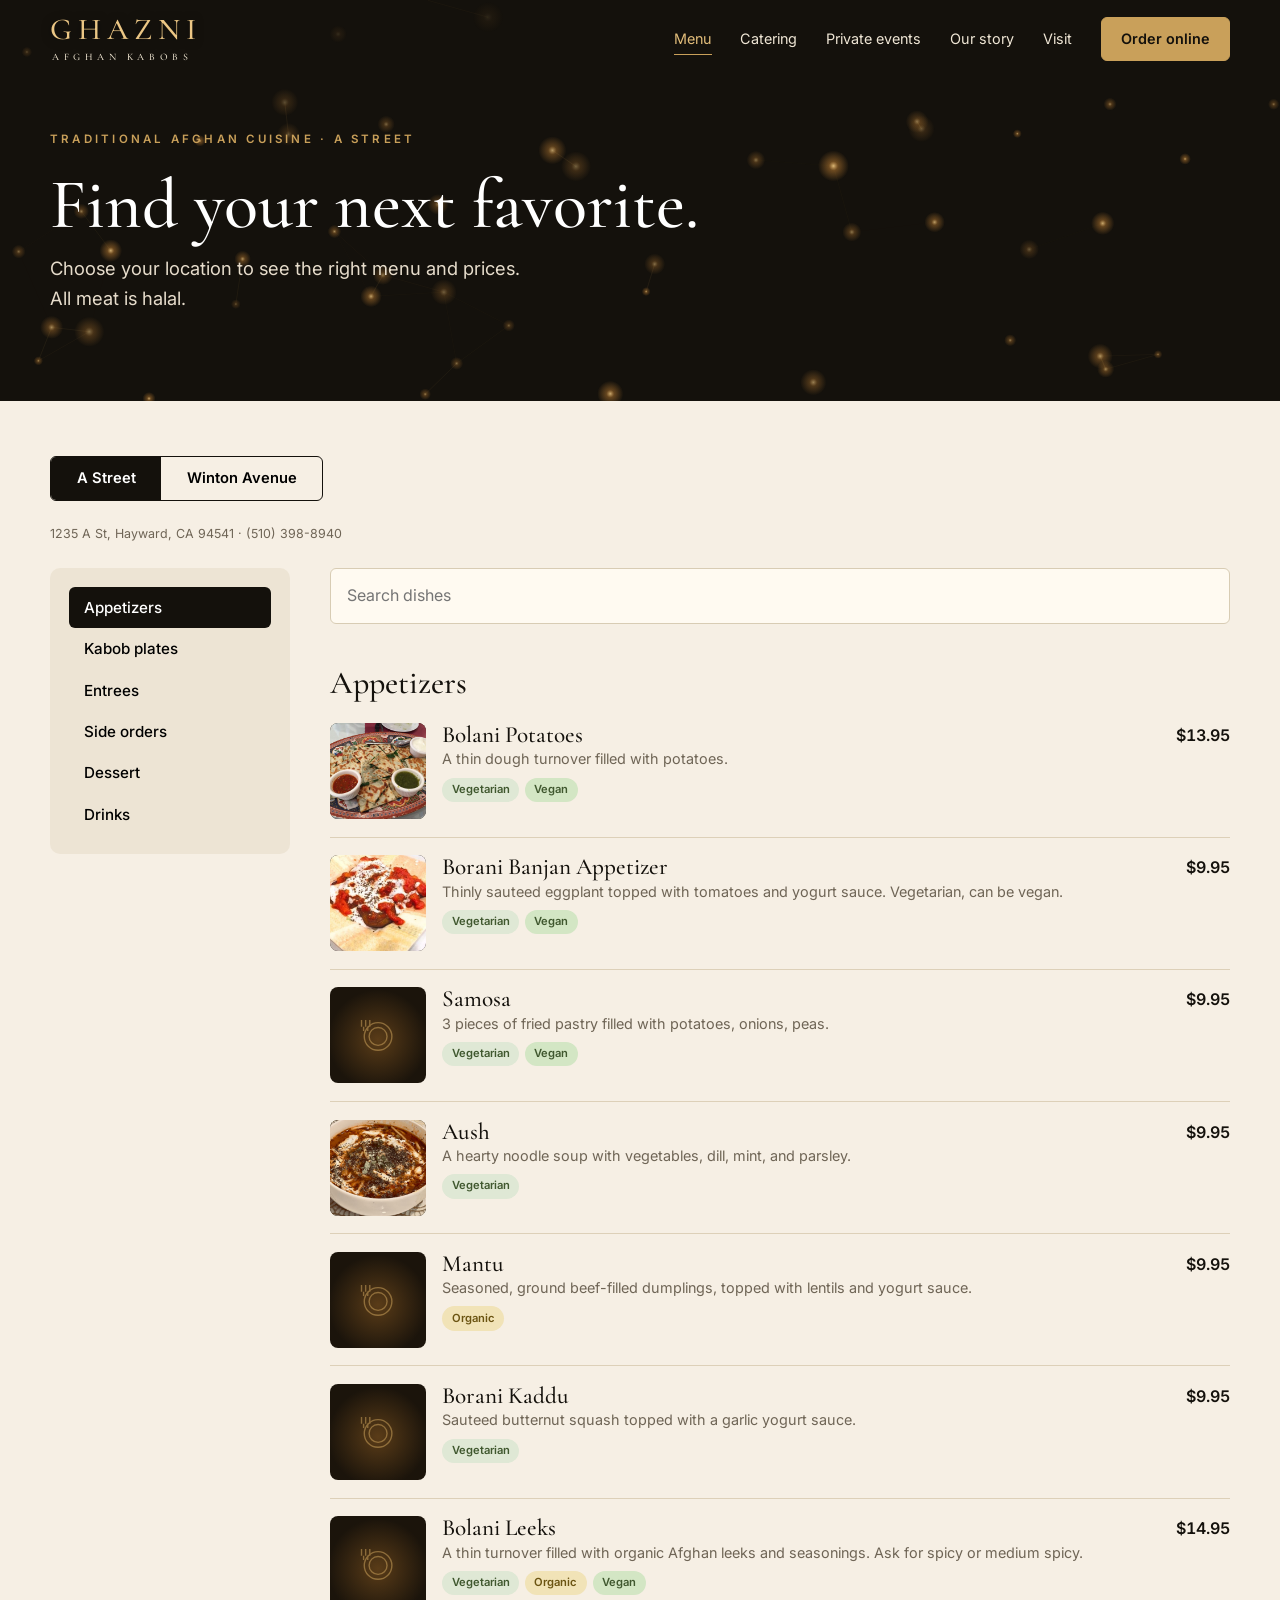
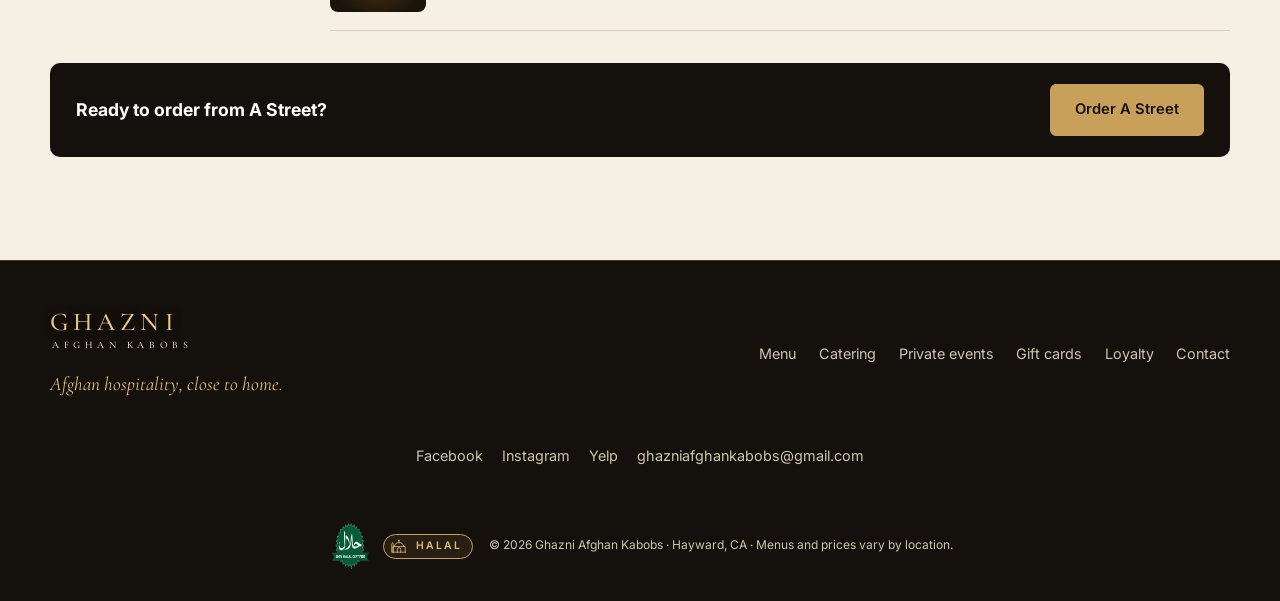
<file: menu.html>
<!doctype html><html lang="en"><head><meta charset="utf-8"><meta name="viewport" content="width=device-width,initial-scale=1">
<title>Menu | Ghazni Afghan Kabobs, Hayward</title><meta name="description" content="The full Ghazni Afghan Kabobs menu: appetizers, kabob plates, entrees, sides, dessert and drinks. All meat is halal."><meta name="theme-color" content="#14110c"><meta name="robots" content="noindex">
<link rel="preconnect" href="https://fonts.googleapis.com"><link rel="preconnect" href="https://fonts.gstatic.com" crossorigin>
<link href="https://fonts.googleapis.com/css2?family=Cormorant+Garamond:ital,wght@0,500;0,600;1,500&family=Inter:wght@400;500;600&display=swap" rel="stylesheet">
<link rel="icon" href="data:image/svg+xml,%3Csvg xmlns=%27http://www.w3.org/2000/svg%27 viewBox=%270 0 32 32%27%3E%3Crect width=%2732%27 height=%2732%27 rx=%276%27 fill=%27%2314110c%27/%3E%3Cpath d=%27M16 4l3 9 9 3-9 3-3 9-3-9-9-3 9-3z%27 fill=%27%23c9a05a%27/%3E%3C/svg%3E"><link rel="stylesheet" href="css/style.css"></head><body data-page="menu"><main id="main">
<section class="hero short light" style="background:var(--ink)"><canvas id="bg" aria-hidden="true"></canvas><div class="wrap"><span class="eyebrow">Traditional Afghan cuisine · <span id="locname">A Street</span></span><h1 style="font-size:clamp(2.4rem,6vw,4.4rem);margin-top:.8rem">Find your next favorite.</h1><p class="lead" style="color:#e6dccb;margin-top:.8rem">Choose your location to see the right menu and prices. All meat is halal.</p></div></section>
<section style="padding-top:2rem"><div class="wrap"><div class="seg" role="group" aria-label="Location"><button data-loc="astreet" aria-pressed="true">A Street</button><button data-loc="winton" aria-pressed="false">Winton Avenue</button></div>
<p id="addr" class="fine"></p>
<div id="a-menu" class="mgrid" style="margin-top:1.5rem"><div class="side" id="cats" role="group" aria-label="Categories"></div><div><input class="search" id="q" type="search" placeholder="Search dishes" aria-label="Search dishes"><div id="list"></div></div></div>
<div id="w-menu" hidden class="winton-note"><h3>Winton Avenue</h3><p>Wraps, halal pizzas, Mediterranean plates and catering. Menus and prices differ from A Street, so view the full Winton menu on our ordering page.</p></div>
<div class="cta-bar" id="order"><b id="ctat"></b><a class="btn btn-gold" id="ctab" href="#" target="_blank" rel="noopener">Order</a></div></div></section></main>
<script src="js/config.js"></script><script src="js/site.js"></script><script>
const G=GHAZNI;let loc='astreet',cat=G.menu[0].cat;
const $=s=>document.querySelector(s),money=n=>'$'+n.toFixed(2);
function item(i){const im=i.ph?'<img src="'+photo(i.ph,900,680)+'" loading="lazy" alt="'+i.n+'">':'';return '<div class="item"><div class="ph" role="img" aria-label="'+i.n+'">'+(i.ph?im:'<svg viewBox="0 0 64 64" fill="none" stroke="currentColor" stroke-width="2" aria-hidden="true"><circle cx="32" cy="34" r="20"/><circle cx="32" cy="34" r="13"/><path d="M8 10v10M14 10v10M20 10v10M11 20v6M17 20v6"/></svg>')+'</div><div><h3>'+i.n+'</h3>'+(i.d?'<p>'+i.d+'</p>':'')+(i.extra?'<div class="extra">'+i.extra+'</div>':'')+((i.t||[]).length?'<div class="tags">'+i.t.map(t=>'<span class="tag '+t.toLowerCase()+'">'+TAGS[t]+'</span>').join('')+'</div>':'')+'</div><span class="price">'+money(i.p)+'</span></div>'}
function render(){const q=$('#q').value.trim().toLowerCase(),L=G.locations[loc];
 $('#addr').textContent=L.addr+' · '+L.tel;$('#locname').textContent=L.name;
 $('#a-menu').hidden=loc!=='astreet';$('#w-menu').hidden=loc==='astreet';
 $('#cats').innerHTML=G.menu.map(c=>'<button aria-pressed="'+(c.cat===cat&&!q)+'" data-c="'+c.cat+'">'+c.cat+'</button>').join('');
 const cats=q?G.menu:G.menu.filter(c=>c.cat===cat);let out='';
 cats.forEach(c=>{const its=c.items.filter(i=>!q||(i.n+' '+i.d).toLowerCase().includes(q));if(!its.length)return;out+='<h2 style="font-size:2rem;margin:1.2rem 0 .4rem">'+c.cat+'</h2>'+(c.note?'<p class="catnote">'+c.note+'</p>':'')+its.map(item).join('')});
 $('#list').innerHTML=out||'<p class="empty">No dishes match your search.</p>';
 $('#ctat').textContent='Ready to order from '+L.name+'?';const a=$('#ctab');a.href=orderHref(loc);a.textContent=orderLabel(loc);}
document.addEventListener('click',e=>{const b=e.target.closest('button');if(!b)return;
 if(b.dataset.loc){loc=b.dataset.loc;document.querySelectorAll('[data-loc]').forEach(x=>x.setAttribute('aria-pressed',x===b));render()}
 if(b.dataset.c){cat=b.dataset.c;$('#q').value='';render()}});
$('#q').addEventListener('input',render);render();
</script></body></html>
</file>
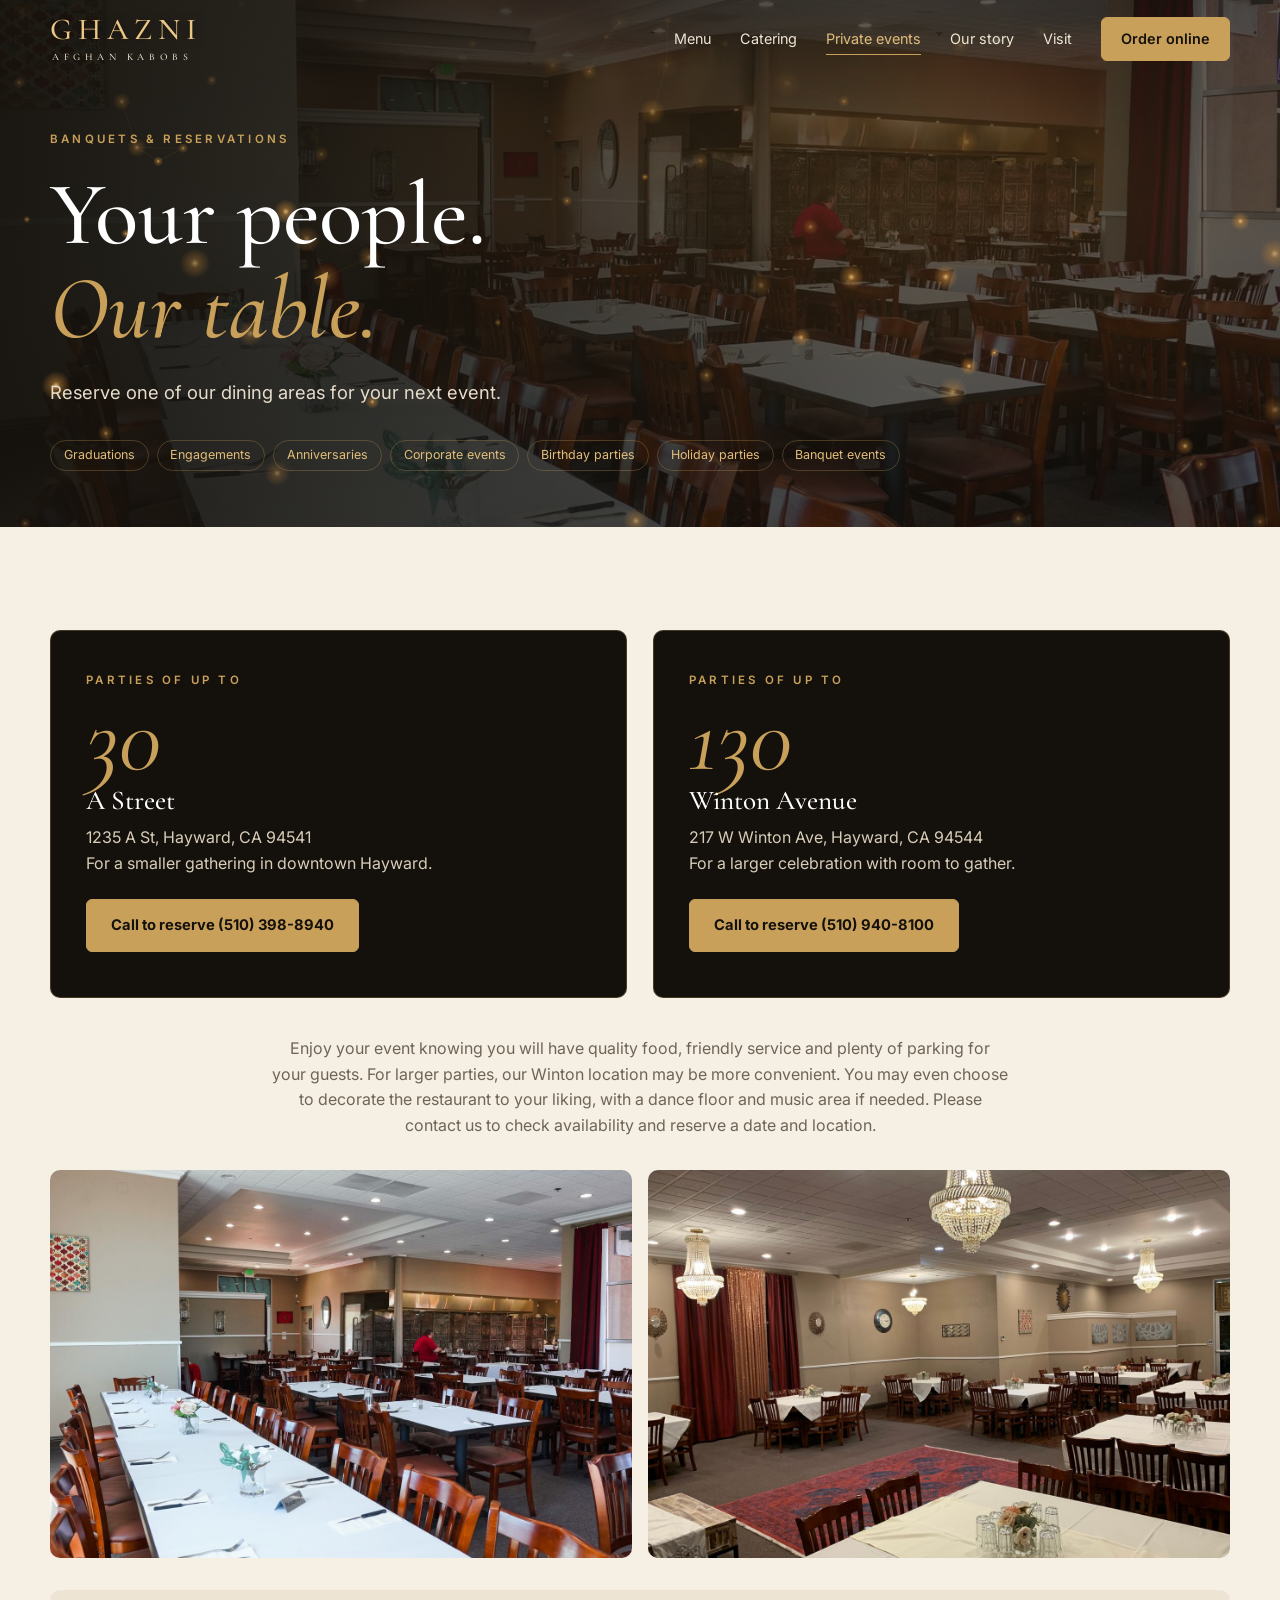
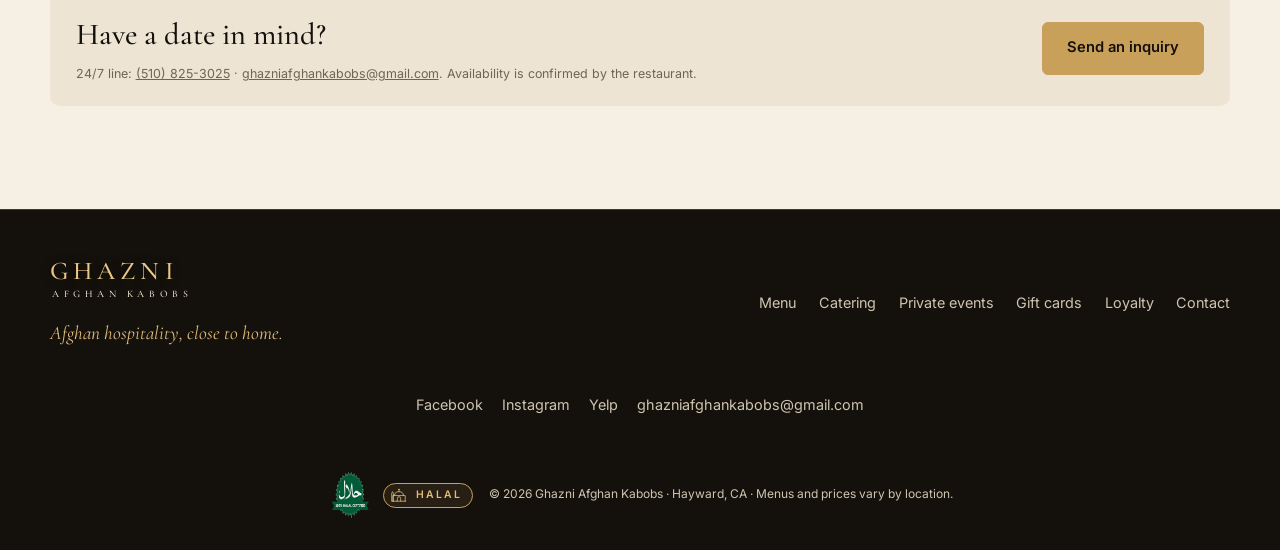
<file: private-events.html>
<!doctype html><html lang="en"><head><meta charset="utf-8"><meta name="viewport" content="width=device-width,initial-scale=1">
<title>Banquets & Reservations | Ghazni Afghan Kabobs, Hayward</title><meta name="description" content="Reserve a dining area for graduations, engagements, anniversaries and corporate events. A Street seats up to 30; Winton Avenue up to 130."><meta name="theme-color" content="#14110c"><meta name="robots" content="noindex">
<link rel="preconnect" href="https://fonts.googleapis.com"><link rel="preconnect" href="https://fonts.gstatic.com" crossorigin>
<link href="https://fonts.googleapis.com/css2?family=Cormorant+Garamond:ital,wght@0,500;0,600;1,500&family=Inter:wght@400;500;600&display=swap" rel="stylesheet">
<link rel="icon" href="data:image/svg+xml,%3Csvg xmlns=%27http://www.w3.org/2000/svg%27 viewBox=%270 0 32 32%27%3E%3Crect width=%2732%27 height=%2732%27 rx=%276%27 fill=%27%2314110c%27/%3E%3Cpath d=%27M16 4l3 9 9 3-9 3-3 9-3-9-9-3 9-3z%27 fill=%27%23c9a05a%27/%3E%3C/svg%3E"><link rel="stylesheet" href="css/style.css"></head><body data-page="private-events"><main id="main">
<section class="hero short"><div class="bgphoto" data-photo="dining1,1400,900"></div><canvas id="bg" aria-hidden="true"></canvas><div class="wrap"><span class="eyebrow">Banquets &amp; reservations</span><h1>Your people.<br><em class="g">Our table.</em></h1><p class="lead">Reserve one of our dining areas for your next event.</p>
<div class="chips"><span class="chip">Graduations</span><span class="chip">Engagements</span><span class="chip">Anniversaries</span><span class="chip">Corporate events</span><span class="chip">Birthday parties</span><span class="chip">Holiday parties</span><span class="chip">Banquet events</span></div></div></section>
<section><div class="wrap"><div class="cap">
<article class="capc rv"><span class="eyebrow">Parties of up to</span><div class="num">30</div><h3>A Street</h3><p>1235 A St, Hayward, CA 94541<br>For a smaller gathering in downtown Hayward.</p><a class="tel btn btn-gold" href="tel:5103988940" style="display:inline-flex">Call to reserve (510) 398-8940</a></article>
<article class="capc rv"><span class="eyebrow">Parties of up to</span><div class="num">130</div><h3>Winton Avenue</h3><p>217 W Winton Ave, Hayward, CA 94544<br>For a larger celebration with room to gather.</p><a class="tel btn btn-gold" href="tel:5109408100" style="display:inline-flex">Call to reserve (510) 940-8100</a></article></div>
<p style="max-width:46rem;margin:2.4rem auto 0;text-align:center;color:var(--muted)">Enjoy your event knowing you will have quality food, friendly service and plenty of parking for your guests. For larger parties, our Winton location may be more convenient. You may even choose to decorate the restaurant to your liking, with a dance floor and music area if needed. Please contact us to check availability and reserve a date and location.</p>
<div class="phgrid"><img data-photo="dining1,1400,900" width="1400" height="900" loading="lazy" alt="Dining room set for an event"><img data-photo="dining2,1400,900" width="1400" height="900" loading="lazy" alt="Banquet dining room"></div>
<div class="cta-bar" style="background:var(--sand);color:var(--ink)"><div><b style="font-family:var(--serif);font-size:1.9rem;font-weight:500">Have a date in mind?</b><br><span class="fine">24/7 line: <a href="tel:5108253025">(510) 825-3025</a> · <a href="mailto:ghazniafghankabobs@gmail.com">ghazniafghankabobs@gmail.com</a>. Availability is confirmed by the restaurant.</span></div><a class="btn btn-gold" href="catering.html#plan">Send an inquiry</a></div></div></section></main><script src="js/config.js"></script><script src="js/site.js"></script></body></html>
</file>
<file: css/style.css>
:root{--ink:#14110c;--ink2:#1d1810;--gold:#c9a05a;--gold2:#e2bd7a;--cream:#f6efe4;--sand:#ede4d4;--muted:#6f6556;--line:rgba(201,160,90,.28);--serif:'Cormorant Garamond',Georgia,serif;--sans:'Inter',system-ui,sans-serif;--r:10px}
*{box-sizing:border-box;margin:0;padding:0}
html{scroll-behavior:smooth}
body{font-family:var(--sans);background:var(--cream);color:var(--ink);line-height:1.6;-webkit-font-smoothing:antialiased}
img,svg{max-width:100%;display:block}a{color:inherit}
.wrap{width:min(1180px,100% - 40px);margin-inline:auto}
.eyebrow{font-size:.72rem;letter-spacing:.28em;text-transform:uppercase;color:var(--gold);font-weight:600}
h1,h2,h3{font-family:var(--serif);font-weight:500;line-height:1.05}
h1{font-size:clamp(2.8rem,7vw,5.6rem)}h2{font-size:clamp(2rem,4.5vw,3.3rem)}h3{font-size:1.7rem}
em.g{font-style:italic;color:var(--gold)}
.skip{position:absolute;left:-999px}.skip:focus{left:10px;top:10px;background:#fff;padding:8px;z-index:99}
/* buttons */
.btn{display:inline-flex;align-items:center;gap:.5rem;padding:.85rem 1.5rem;border-radius:6px;font-weight:600;font-size:.92rem;text-decoration:none;border:1px solid var(--gold);transition:.25s;cursor:pointer;font-family:var(--sans)}
.btn-gold{background:var(--gold);color:var(--ink)}.btn-gold:hover{background:var(--gold2);box-shadow:0 0 28px rgba(226,189,122,.45);transform:translateY(-2px)}
.btn-line{background:transparent;color:var(--gold2)}.btn-line:hover{background:rgba(201,160,90,.14)}
.light .btn-line{color:var(--ink);border-color:var(--ink)}
/* header */
.hdr{position:fixed;inset:0 0 auto;z-index:50;transition:.3s}
.hdr.solid{background:rgba(20,17,12,.88);backdrop-filter:blur(14px);border-bottom:1px solid var(--line)}
.hdr .wrap{display:flex;align-items:center;justify-content:space-between;height:78px}
.logo{text-decoration:none;color:var(--gold2);line-height:1}
.logo b{display:block;font-family:var(--serif);font-weight:500;font-size:1.9rem;letter-spacing:.2em}
.logo b{color:#ecc785;text-shadow:0 1px 10px rgba(0,0,0,.5)}
.logo small{display:block;margin-top:.45rem;font-family:var(--serif);font-weight:500;font-size:.62rem;letter-spacing:.46em;color:#f1e7d3;padding-left:.2em}
.nav{display:flex;gap:1.8rem;align-items:center}
.nav a{color:#efe6d5;text-decoration:none;font-size:.9rem;position:relative;padding:.3rem 0}
.nav a::after{content:"";position:absolute;left:0;bottom:0;height:1px;width:0;background:var(--gold);transition:.3s}
.nav a:hover::after,.nav a[aria-current]::after{width:100%}
.nav a[aria-current]{color:var(--gold2)}
.burger{display:none;background:none;border:0;width:44px;height:44px;cursor:pointer}
.burger span{display:block;width:24px;height:2px;background:var(--gold2);margin:5px auto;transition:.3s}
@media(max-width:900px){.burger{display:block}
.nav{position:fixed;inset:78px 0 auto;background:var(--ink);flex-direction:column;padding:1.5rem 20px 2rem;gap:1.2rem;transform:translateY(-130%);transition:.35s;border-bottom:1px solid var(--line)}
.nav.open{transform:none}.nav a{font-size:1.1rem}}
/* hero */
.hero{position:relative;min-height:100svh;background:radial-gradient(ellipse at 70% 40%,#3a2a14 0%,var(--ink) 62%);color:#fff;display:flex;align-items:center;overflow:hidden;isolation:isolate}
.hero.short{min-height:56svh;padding-top:90px}
#bg{position:absolute;inset:0;width:100%;height:100%;z-index:-1}
.hero::before{content:"";position:absolute;inset:0;z-index:-1;background:linear-gradient(90deg,rgba(20,17,12,.85),transparent 70%)}
.hero .grid{display:grid;grid-template-columns:1.1fr .9fr;gap:2rem;align-items:center;padding-top:100px}
.hero p.lead{font-size:1.15rem;color:#e6dccb;max-width:30rem;margin:1.4rem 0 2rem}
.hero .cta{display:flex;gap:.9rem;flex-wrap:wrap}
.hero .eyebrow{display:block;margin-bottom:1.2rem}
.star{width:min(440px,90%);margin-inline:auto;filter:drop-shadow(0 0 40px rgba(201,160,90,.35))}
.star .spin{transform-origin:200px 200px;animation:spin 90s linear infinite}
.star .spin2{transform-origin:200px 200px;animation:spin 140s linear infinite reverse}
@keyframes spin{to{transform:rotate(360deg)}}
.hud{position:absolute;right:20px;bottom:24px;font:500 .68rem/1.5 ui-monospace,monospace;color:var(--gold);opacity:.7;letter-spacing:.12em;text-align:right}
.hud i{display:inline-block;width:7px;height:7px;border-radius:50%;background:#6ad28a;margin-right:6px;box-shadow:0 0 8px #6ad28a;animation:pulse 2s infinite}
@keyframes pulse{50%{opacity:.3}}
@media(max-width:900px){.hero .grid{grid-template-columns:1fr}.star{width:220px;order:-1;margin:0}.hud{display:none}}
.strip{background:var(--ink2);border-block:1px solid var(--line);color:#e6dccb}
.strip .wrap{display:grid;grid-template-columns:repeat(3,1fr);text-align:center}
.strip div{padding:1.1rem;font-size:.88rem;border-right:1px solid var(--line)}.strip div:last-child{border:0}
.strip b{color:var(--gold2);font-weight:600}
@media(max-width:700px){.strip .wrap{grid-template-columns:1fr}.strip div{border:0;border-bottom:1px solid var(--line)}}
/* sections */
section{padding:clamp(3.5rem,8vw,6.5rem) 0}
.dark{background:var(--ink);color:#f2e9d8}
.sec-head{display:flex;justify-content:space-between;align-items:flex-end;gap:1rem;flex-wrap:wrap;margin-bottom:2.4rem}
.sec-head .eyebrow{display:block;margin-bottom:.8rem}
.link{color:var(--ink);font-weight:600;font-size:.9rem;text-decoration:underline;text-underline-offset:5px;text-decoration-color:var(--gold)}
.dark .link{color:var(--gold2)}
/* dish cards */
.dishes{display:grid;grid-template-columns:repeat(4,1fr);gap:1.4rem}
@media(max-width:900px){.dishes{grid-template-columns:repeat(2,1fr)}}@media(max-width:520px){.dishes{grid-template-columns:1fr}}
.dish{background:#fffaf1;border:1px solid #e5d9c3;border-radius:var(--r);overflow:hidden;transition:.3s}
.dish:hover{transform:translateY(-6px);box-shadow:0 18px 40px rgba(60,40,10,.18),0 0 0 1px var(--gold)}
.ph{aspect-ratio:4/3;position:relative;background:radial-gradient(circle at 50% 55%,#5a3c18,#1b140b 70%);display:grid;place-items:center;overflow:hidden}
.ph img{position:absolute;inset:0;width:100%;height:100%;object-fit:cover}
.ph svg{width:46%;opacity:.55;color:var(--gold)}
.dish .body{padding:1rem 1.1rem 1.2rem}
.row{display:flex;justify-content:space-between;gap:.6rem;align-items:baseline}
.dish h3{font-size:1.35rem}.price{font-weight:600;font-variant-numeric:tabular-nums}
.dish p{font-size:.86rem;color:var(--muted);margin-top:.2rem}
.tag{display:inline-block;margin-top:.55rem;font-size:.7rem;padding:.2rem .6rem;border-radius:99px;background:#dfe8d5;color:#40582f;font-weight:600}
.note{text-align:center;color:var(--muted);font-size:.82rem;margin-top:1.4rem}
/* promo split */
.split{display:grid;grid-template-columns:1fr 1fr}
.promo{position:relative;min-height:380px;padding:2.6rem;display:flex;flex-direction:column;justify-content:flex-end;gap:.6rem;color:#fff;overflow:hidden;background:radial-gradient(circle at 30% 20%,#4a3216,#14110c 70%)}
.promo:nth-child(2){background:radial-gradient(circle at 70% 20%,#3b2c22,#100d09 70%)}
.promo::before{content:"";position:absolute;inset:0;background:repeating-linear-gradient(45deg,transparent 0 22px,rgba(201,160,90,.06) 22px 23px),repeating-linear-gradient(-45deg,transparent 0 22px,rgba(201,160,90,.06) 22px 23px)}
.promo>*{position:relative}.promo p{color:#e0d5c2;max-width:26rem}.promo .meta{font-size:.78rem;color:var(--gold2);margin-top:.5rem}
@media(max-width:800px){.split{grid-template-columns:1fr}}
.story{text-align:center;background:var(--sand)}
.story p{max-width:36rem;margin:1rem auto 1.2rem;color:var(--muted)}
.orn{width:220px;margin:0 auto 1.4rem;color:var(--gold)}
/* location cards */
.locs{display:grid;grid-template-columns:1fr 1fr;gap:1.6rem}
@media(max-width:800px){.locs{grid-template-columns:1fr}}
.loc{background:#fffaf1;border:1px solid #e5d9c3;border-radius:var(--r);overflow:hidden;display:flex;flex-direction:column}
.loc .ph{aspect-ratio:16/8}
.loc .body{padding:1.5rem;display:flex;flex-direction:column;gap:.4rem;flex:1}
.loc h3{font-size:2rem}.loc address{font-style:normal;color:var(--muted)}
.loc .tel{font-weight:600;text-decoration:none}
.loc em{color:var(--muted)}
table.hrs{border-collapse:collapse;font-size:.88rem;margin:.6rem 0 1rem;width:100%}
.hrs td{padding:.28rem 0;border-bottom:1px dashed #e0d3bb}.hrs td:last-child{text-align:right}
.hrs tr.today{color:var(--gold);font-weight:700}
.open{display:inline-flex;gap:.45rem;align-items:center;font-size:.78rem;font-weight:600;margin-bottom:.3rem}
.open i{width:8px;height:8px;border-radius:50%;background:#aaa}.open.on i{background:#2fae5e;box-shadow:0 0 8px #2fae5e}.open.on{color:#1f7d44}
.actions{display:flex;gap:.7rem;flex-wrap:wrap;margin-top:auto}
.loc .btn-line{color:var(--ink);border-color:var(--ink)}
/* menu page */
.seg{display:inline-flex;border:1px solid var(--ink);border-radius:6px;overflow:hidden;margin:1.4rem 0}
.seg button{padding:.8rem 1.6rem;border:0;background:transparent;font:600 .92rem var(--sans);cursor:pointer}
.seg button[aria-pressed=true]{background:var(--ink);color:#fff}
.mgrid{display:grid;grid-template-columns:240px 1fr;gap:2.5rem;align-items:start}
@media(max-width:800px){.mgrid{grid-template-columns:1fr}}
.side{background:var(--sand);padding:1.2rem;border-radius:var(--r);position:sticky;top:96px}
@media(max-width:800px){.side{position:static;display:flex;gap:.5rem;overflow-x:auto}}
.side button{display:block;width:100%;text-align:left;padding:.7rem .9rem;border:0;background:transparent;border-radius:6px;font:500 .95rem var(--sans);cursor:pointer;white-space:nowrap}
.side button[aria-pressed=true]{background:var(--ink);color:#fff}
.search{width:100%;padding:.9rem 1rem;border:1px solid #d8ccb4;border-radius:6px;background:#fffaf1;font:inherit;margin-bottom:1.4rem}
.item{display:grid;grid-template-columns:96px 1fr auto;gap:1rem;padding:1.1rem 0;border-bottom:1px solid #ddd0b8;align-items:center}
.item .ph{aspect-ratio:1;border-radius:8px}
.item h3{font-size:1.45rem}.item p{color:var(--muted);font-size:.9rem}
@media(max-width:520px){.item{grid-template-columns:72px 1fr auto}}
.empty{padding:2rem 0;color:var(--muted)}
.cta-bar{background:var(--ink);color:#fff;border-radius:var(--r);padding:1.3rem 1.6rem;display:flex;justify-content:space-between;align-items:center;gap:1rem;flex-wrap:wrap;margin-top:2rem}
.cta-bar b{font-size:1.1rem}
/* tables, forms */
table.tray{width:100%;border-collapse:collapse}
.tray th{background:var(--ink);color:#fff;text-align:left;padding:.9rem 1.1rem;font-size:.85rem}
.tray td{padding:.9rem 1.1rem}.tray tbody tr:nth-child(odd){background:var(--sand)}
.form{background:#fffaf1;color:var(--ink);padding:1.8rem;border-radius:var(--r);display:grid;gap:1rem}
.form h3{font-size:1.9rem}
label{font-size:.72rem;letter-spacing:.14em;text-transform:uppercase;font-weight:600;color:var(--muted);display:grid;gap:.4rem}
input,select,textarea{padding:.85rem 1rem;border:1px solid #d8ccb4;border-radius:6px;font:inherit;background:#fff;color:var(--ink);width:100%}
input:focus,select:focus,textarea:focus,.btn:focus-visible,button:focus-visible,a:focus-visible{outline:2px solid var(--gold);outline-offset:2px}
.fine{font-size:.78rem;color:var(--muted)}
.cap{display:grid;grid-template-columns:1fr 1fr;gap:1.6rem}
@media(max-width:800px){.cap{grid-template-columns:1fr}}
.capc{background:var(--ink);color:#fff;border-radius:var(--r);padding:2.2rem;border:1px solid var(--line)}
.num{font-family:var(--serif);font-style:italic;font-size:6rem;line-height:1;color:var(--gold)}
.capc p{color:#d8cdb9;margin:.6rem 0 1.4rem}.capc .tel{display:block;font-weight:700;margin-bottom:.6rem}
.two{display:grid;grid-template-columns:1.1fr .9fr;gap:3rem;align-items:center}
@media(max-width:900px){.two{grid-template-columns:1fr}}
/* footer */
.ftr{background:var(--ink);color:#cfc4b0;padding:3rem 0 2rem;border-top:1px solid var(--line)}
.ftr .wrap{display:flex;justify-content:space-between;gap:2rem;flex-wrap:wrap;align-items:center}
.ftr nav{display:flex;gap:1.4rem;flex-wrap:wrap}.ftr a{text-decoration:none;font-size:.9rem}.ftr a:hover{color:var(--gold2)}
.ftr .wrap>small{display:block;width:100%;text-align:center;margin-top:1.5rem;font-size:.75rem}
.ftr em{font-family:var(--serif);font-size:1.2rem;color:var(--gold2)}
/* reveal */
.rv{opacity:0;transform:translateY(26px);transition:.8s cubic-bezier(.2,.7,.2,1)}.rv.in{opacity:1;transform:none}
/* mobile sticky order bar */
.mbar{display:none}
@media(max-width:700px){.mbar{display:flex;position:fixed;inset:auto 0 0;z-index:40;background:var(--ink);border-top:1px solid var(--line);padding:.7rem 16px;justify-content:space-between;align-items:center;color:#e6dccb;font-size:.85rem}body{padding-bottom:64px}}
@media(prefers-reduced-motion:reduce){*{animation:none!important;transition:none!important}.rv{opacity:1;transform:none}html{scroll-behavior:auto}}
.nav a.btn{padding:.6rem 1.2rem;color:var(--ink)}.nav a.btn::after{display:none}

.strip div{display:flex;align-items:center;justify-content:center;gap:.8rem}
.strip svg{width:26px;height:26px;color:var(--gold);flex:none}
.halal-badge{display:inline-flex;align-items:center;gap:.5rem;margin:0 0 1.2rem 0;padding:.3rem .8rem .3rem .6rem;border:1px solid var(--gold);border-radius:99px;color:var(--gold2);font-size:.72rem;letter-spacing:.2em;text-transform:uppercase;font-weight:600;vertical-align:middle;background:rgba(201,160,90,.1)}
.halal-badge svg{width:18px;height:18px}
.halal-badge.sm{margin:0 .8rem 0 0;padding:.15rem .6rem .15rem .4rem;font-size:.65rem;opacity:1}
.ftr .logo{display:inline-block}.ftr .logo b{font-size:1.6rem}.ftr em{display:inline-block;margin-top:.8rem}
@media(max-width:700px){.strip div{justify-content:flex-start;padding-left:2rem}}
/* ===== real-content additions ===== */
.hero-seal{display:flex;align-items:center;gap:1rem;margin-top:2rem;color:#d8cdb9;font-size:.82rem}
.hero-seal img{width:64px;height:64px;filter:drop-shadow(0 4px 14px rgba(0,0,0,.5))}
.plate{position:relative;width:min(470px,92%);aspect-ratio:1;margin-inline:auto}
.plate img.food{position:absolute;inset:14%;width:72%;height:72%;border-radius:50%;object-fit:cover;box-shadow:0 20px 70px rgba(0,0,0,.65),0 0 0 2px rgba(201,160,90,.55);animation:float 9s ease-in-out infinite}
.plate .star{position:absolute;inset:0;width:100%;height:100%}
@keyframes float{50%{transform:translateY(-10px) scale(1.015)}}
.bgphoto{position:absolute;inset:0;z-index:-2;background-size:cover;background-position:center;opacity:.28;animation:kb 28s ease-in-out infinite alternate}
@keyframes kb{from{transform:scale(1)}to{transform:scale(1.12) translate(-1.5%,-1%)}}
@media(max-width:900px){.plate{width:240px;margin:0}}
.dish .ph{aspect-ratio:4/3}
.promo .bgimg{position:absolute;inset:0;background-size:cover;background-position:center;opacity:.38;transition:.6s}
.promo:hover .bgimg{opacity:.5;transform:scale(1.04)}
.promo::before{z-index:1;opacity:.5}.promo>*{z-index:2}
.promo::after{content:"";position:absolute;inset:0;background:linear-gradient(0deg,rgba(20,17,12,.85),transparent 70%)}
.reviews{display:grid;grid-template-columns:repeat(3,1fr);gap:1.4rem;margin-top:3rem;text-align:left}
@media(max-width:900px){.reviews{grid-template-columns:1fr}}
.reviews blockquote{background:#fffaf1;border:1px solid #e5d9c3;border-radius:var(--r);padding:1.4rem;font-family:var(--serif);font-size:1.18rem;line-height:1.35}
.reviews cite{display:block;margin-top:.8rem;font:600 .75rem var(--sans);letter-spacing:.15em;text-transform:uppercase;color:var(--gold)}
.band{background:var(--ink);color:#f2e9d8;padding:3rem 0}
.band .wrap{display:grid;grid-template-columns:1fr 1fr;gap:1.6rem}
@media(max-width:800px){.band .wrap{grid-template-columns:1fr}}
.band .box{border:1px solid var(--line);border-radius:var(--r);padding:1.8rem}
.band h3{margin:.4rem 0 .6rem}.band p{color:#d8cdb9;margin-bottom:1rem}
.chips{display:flex;gap:.5rem;flex-wrap:wrap;margin-top:1rem}
.chip{padding:.3rem .8rem;border:1px solid var(--line);border-radius:99px;font-size:.78rem;color:var(--gold2)}
.tag.vg{background:#d3e6c4}.tag.o{background:#f1e3b7;color:#6b5412}
.tags{display:flex;gap:.35rem;flex-wrap:wrap;margin-top:.45rem}.tags .tag{margin-top:0}
.item .ph img{inset:0}
.item .extra{font-size:.78rem;color:var(--gold);font-weight:600;margin-top:.2rem}
.catnote{color:var(--muted);margin:-.4rem 0 1rem;font-size:.92rem}
.item{align-items:start}
.item .price{white-space:nowrap}
.tray td small{display:block;color:var(--muted);font-size:.8rem;margin-top:.15rem}
.tray td:nth-child(n+2){white-space:nowrap;font-weight:600}
.catbar{display:flex;gap:.5rem;flex-wrap:wrap;margin:1.4rem 0}
.catbar button{padding:.6rem 1.1rem;border:1px solid var(--ink);border-radius:99px;background:transparent;font:600 .85rem var(--sans);cursor:pointer}
.catbar button[aria-pressed=true]{background:var(--ink);color:#fff}
.phgrid{display:grid;grid-template-columns:1fr 1fr;gap:1rem;margin-top:2rem}
.phgrid img{width:100%;height:100%;object-fit:cover;border-radius:var(--r);aspect-ratio:3/2}
@media(max-width:700px){.phgrid{grid-template-columns:1fr}}
.fsocial{display:flex;gap:1.2rem;flex-wrap:wrap;width:100%;justify-content:center;margin-top:.8rem}
.seal-sm{width:46px;height:46px;display:inline-block;vertical-align:middle;margin-right:.6rem}
.hero.photo{background:var(--ink)}
.loc .ph img{position:absolute;inset:0;width:100%;height:100%;object-fit:cover}
.loc .ph{aspect-ratio:16/9}
.winton-note{background:var(--sand);border-radius:var(--r);padding:1.4rem;margin-bottom:1.4rem}
.winton-note h3{font-size:1.6rem;margin-bottom:.4rem}
.fcontact{font-size:.9rem;color:var(--muted);margin-top:.4rem}
.halal-line{display:flex;align-items:center;gap:.8rem}
.strip .seal{width:44px;height:44px}

/* ===== catering page (concept) ===== */
.c{text-align:center}.sub{color:var(--muted);margin-top:.5rem}
.ey-line{display:flex;align-items:center;gap:1rem;margin-bottom:.7rem}.ey-line::before,.ey-line::after{content:"";height:1px;flex:1;background:var(--gold);opacity:.55;max-width:140px}
.ey-line.l::before{display:none}.ey-line.l::after{max-width:none}.ey-line:not(.l){justify-content:center}
.chero{position:relative;background:var(--ink);color:#fff;overflow:hidden;isolation:isolate;min-height:600px;display:flex;align-items:center;padding:130px 0 70px}
.chero-img{position:absolute;inset:0 0 0 38%;z-index:-2;background-size:cover;background-position:center;animation:kb 30s ease-in-out infinite alternate;-webkit-mask:linear-gradient(90deg,transparent,#000 38%);mask:linear-gradient(90deg,transparent,#000 38%)}
.chero::before{content:"";position:absolute;inset:0;z-index:-1;background:linear-gradient(90deg,var(--ink) 30%,rgba(20,17,12,.55) 55%,transparent)}
.chero h1{margin:.6rem 0 1rem}.chero .lead{font-size:1.2rem;color:#e6dccb;margin-bottom:1.8rem}
.chero .cta{display:flex;gap:.8rem;flex-wrap:wrap}
.cline{display:flex;align-items:center;gap:.7rem;margin-top:1.8rem;color:#cfc4b0;font-size:.85rem}.cline svg{width:22px;height:22px;color:var(--gold)}.cline i{opacity:.5;font-style:normal}
@media(max-width:800px){.chero{min-height:0;padding:110px 0 50px}.chero-img{inset:0;opacity:.45;-webkit-mask:none;mask:none}.chero::before{background:linear-gradient(180deg,rgba(20,17,12,.6),var(--ink))}}
.occs{padding-bottom:3rem}.occs h2{margin-bottom:2.2rem}
.occ-grid{display:grid;grid-template-columns:repeat(3,1fr);gap:1.2rem}@media(max-width:800px){.occ-grid{grid-template-columns:1fr}}
.occ{display:block;text-decoration:none;background:#fffaf1;border:1px solid #e5d9c3;overflow:hidden;transition:.3s}
.occ:hover{transform:translateY(-5px);box-shadow:0 18px 40px rgba(60,40,10,.18),0 0 0 1px var(--gold)}
.occ-img{aspect-ratio:16/10;background-size:cover;background-position:center;transition:.6s}.occ:hover .occ-img{transform:scale(1.05)}.occ{overflow:hidden}
.occ-lab{display:flex;justify-content:space-between;align-items:center;padding:1rem 1.1rem;font:500 1.35rem var(--serif);background:#fffaf1;position:relative}.occ-lab svg{width:22px;height:22px;color:var(--ink);transition:.3s}.occ:hover .occ-lab svg{transform:translateX(5px);color:var(--gold)}
.cmenu{background:var(--cream);padding-top:2rem}
.cm-head{display:flex;justify-content:space-between;align-items:flex-end;gap:1.4rem;flex-wrap:wrap;margin-bottom:1.6rem}.cm-head h2{font-size:clamp(2.4rem,5vw,3.8rem)}
.legend{display:flex;border:1px solid #d8ccb4;background:#f3ead9;font-size:.78rem}.legend span{padding:.7rem 1rem}.legend span+span{border-left:1px solid #d8ccb4}
.cm-tabs{display:flex;justify-content:space-between;align-items:center;gap:1rem;flex-wrap:wrap;margin-bottom:1.4rem}
.tabs{display:flex;gap:.4rem;flex-wrap:wrap}.tabs button{padding:.75rem 1.5rem;border:1px solid #d8ccb4;background:#fffaf1;font:500 .88rem var(--sans);cursor:pointer;transition:.2s}
.tabs button:hover{border-color:var(--gold)}.tabs button.on{background:var(--ink);color:#fff;border-color:var(--ink)}
.tog{display:flex;align-items:center;gap:.6rem;font-size:.84rem;color:#40582f;cursor:pointer;user-select:none}.tog input{position:absolute;opacity:0}
.tog i{width:40px;height:22px;border-radius:22px;background:#cfd9c4;position:relative;transition:.25s}.tog i::after{content:"";position:absolute;left:3px;top:3px;width:16px;height:16px;border-radius:50%;background:#fff;transition:.25s;box-shadow:0 1px 4px rgba(0,0,0,.3)}
.tog input:checked+i{background:#4c7a39}.tog input:checked+i::after{transform:translateX(18px)}.tog input:focus-visible+i{outline:2px solid var(--gold);outline-offset:2px}
.tog svg{width:22px;height:22px}
.cm-grid{display:grid;grid-template-columns:repeat(3,1fr);gap:1.1rem}@media(max-width:900px){.cm-grid{grid-template-columns:repeat(2,1fr)}}@media(max-width:560px){.cm-grid{grid-template-columns:1fr}}
.mc{background:#fffaf1;border:1px solid #e5d9c3;transition:.3s;display:flex;flex-direction:column}.mc:hover{transform:translateY(-4px);box-shadow:0 16px 36px rgba(60,40,10,.16),0 0 0 1px var(--gold)}
.mc-img{position:relative;aspect-ratio:16/10;overflow:hidden;background:radial-gradient(circle at 50% 55%,#5a3c18,#1b140b 70%)}.mc-img img{width:100%;height:100%;object-fit:cover;transition:.6s}.mc:hover .mc-img img{transform:scale(1.05)}
.mc-ph{position:absolute;inset:0;display:grid;place-items:center;color:var(--gold);opacity:.4}.mc-ph svg{width:46%}
.badge{position:absolute;top:0;right:0;background:var(--gold);color:var(--ink);font:600 .72rem var(--sans);padding:.3rem .8rem}
.mc-b{display:flex;justify-content:space-between;gap:1rem;padding:.9rem 1rem 1rem;flex:1}
.mc-n h3{font-size:1.4rem}.mc-n p{font-size:.8rem;color:var(--muted);margin-top:.2rem;line-height:1.4}
.mc-p{display:flex;gap:.9rem;text-align:right;flex:none}.mc-p small{display:block;font-size:.66rem;color:var(--muted);letter-spacing:.06em}.mc-p b{font:600 1rem var(--sans);font-variant-numeric:tabular-nums}
.cm-note{text-align:center;color:var(--muted);font-size:.8rem;margin:1.4rem 0 1.2rem}
.btn-out{background:transparent;border:1px solid var(--gold);color:var(--ink)}.btn-out:hover{background:var(--gold)}.btn-out svg{width:18px;height:18px}
.more{display:grid;grid-template-columns:1fr 1fr;background:var(--ink);color:#f2e9d8;padding:0;min-height:480px}@media(max-width:800px){.more{grid-template-columns:1fr}}
.more-img{background-size:cover;background-position:center;min-height:320px;position:relative}.more-img::after{content:"";position:absolute;inset:0;background:linear-gradient(90deg,transparent 60%,var(--ink))}@media(max-width:800px){.more-img::after{background:linear-gradient(180deg,transparent 60%,var(--ink))}}
.more-txt{padding:clamp(2rem,6vw,5rem);align-self:center}.more-txt h2{margin:.6rem 0 .8rem;color:#fff}.more-txt p{color:#d8cdb9;max-width:30rem}
.thumbs{display:grid;grid-template-columns:repeat(4,1fr);gap:.6rem;margin:1.6rem 0}@media(max-width:520px){.thumbs{grid-template-columns:repeat(2,1fr)}}
.thumbs figure{border:1px solid rgba(201,160,90,.4)}.thumbs img{width:100%;aspect-ratio:5/4;object-fit:cover}.thumbs figcaption{font-size:.74rem;padding:.4rem .5rem;color:#e6dccb;background:rgba(0,0,0,.35)}
.more .link{color:var(--gold2)}
.cplan{background:var(--cream)}.cplan-grid{display:grid;grid-template-columns:.9fr 1.1fr;gap:3rem;align-items:start}@media(max-width:900px){.cplan-grid{grid-template-columns:1fr}}
.cplan-l h2{font-size:clamp(2.4rem,5vw,3.8rem);margin:.4rem 0 1rem}
.phone{display:flex;align-items:center;gap:1rem;text-decoration:none;margin:2rem 0 1.6rem}.ph-ic{display:grid;place-items:center;width:62px;height:62px;border-radius:50%;background:linear-gradient(145deg,#c9a05a,#a8782c);color:#fff;box-shadow:0 8px 24px rgba(168,120,44,.45);animation:ring2 3.5s infinite}.ph-ic svg{width:28px;height:28px}
@keyframes ring2{0%,100%{box-shadow:0 8px 24px rgba(168,120,44,.45),0 0 0 0 rgba(201,160,90,.45)}50%{box-shadow:0 8px 24px rgba(168,120,44,.45),0 0 0 14px rgba(201,160,90,0)}}
.phone small{display:block;color:var(--muted);font-size:.85rem}.phone b{font:500 clamp(2rem,4vw,2.9rem)/1 var(--serif)}
.cplan-l .orn{margin:1.6rem 0 1rem;width:260px}.alt{font-size:.85rem;color:var(--muted)}.alt a{font-weight:600}
.cform{background:#fffdf8;border:1px solid #e5d9c3;padding:1.8rem;display:grid;gap:.9rem;box-shadow:0 20px 60px rgba(60,40,10,.12)}
.cf-h{display:flex;justify-content:space-between;align-items:center}.cf-h h3{font-size:1.9rem}.live{display:flex;align-items:center;gap:.5rem;font:500 .68rem ui-monospace,monospace;letter-spacing:.14em;text-transform:uppercase;color:#6b5a3a}.live i{width:7px;height:7px;border-radius:50%;background:#2fae5e;box-shadow:0 0 8px #2fae5e;animation:pulse 2s infinite}
.g2{display:grid;grid-template-columns:1fr 1fr;gap:.9rem}@media(max-width:520px){.g2{grid-template-columns:1fr}}
.lf{position:relative}
.lf input,.lf select,.lf textarea{width:100%;min-height:54px;padding:1.45rem .9rem .4rem;border:1px solid #d8ccb4;border-radius:6px;background:#fff;font:inherit;color:var(--ink);transition:.2s;appearance:none;-webkit-appearance:none}
.lf select{background:#fff url("data:image/svg+xml,%3Csvg xmlns='http://www.w3.org/2000/svg' width='12' height='8' viewBox='0 0 12 8'%3E%3Cpath d='M1 1l5 5 5-5' fill='none' stroke='%236f6556' stroke-width='1.5'/%3E%3C/svg%3E") no-repeat right .9rem center}
.lf label{position:absolute;left:.95rem;top:.95rem;font:400 .92rem var(--sans);letter-spacing:0;text-transform:none;color:#8a7f6b;pointer-events:none;transition:.18s;display:block}
.lf input:focus,.lf select:focus,.lf textarea:focus{outline:none;border-color:var(--gold);box-shadow:0 0 0 3px rgba(201,160,90,.25)}
.lf input:focus+label,.lf input:not(:placeholder-shown)+label,.lf textarea:focus+label,.lf textarea:not(:placeholder-shown)+label,.lf input[type=date]+label,.lf select.has+label,.lf select:focus+label,.lf select#lc+label{top:.4rem;font-size:.66rem;color:#a8782c;letter-spacing:.06em;text-transform:uppercase}
.est2{display:flex;gap:.7rem;align-items:center;font-size:.83rem;background:#f6efe0;border:1px dashed #c9a05a;padding:.7rem .9rem;border-radius:6px;animation:paneIn .4s}.est2 b{color:#8a5f1b}.est2 em{font-style:normal;color:#b0561f}.est-ic{font:600 1.4rem var(--serif);color:#a8782c}
@keyframes paneIn{from{opacity:0;transform:translateY(6px)}to{opacity:1;transform:none}}
.sendbtn{justify-content:center;padding:1.05rem;font-size:1rem;width:100%}
.err{color:#b0301f;font-size:.86rem;min-height:1.1rem}.cform .fine{text-align:center}
.done{text-align:center;padding:2rem 0}.done svg{width:84px;margin:0 auto 1rem}.done circle{stroke-dasharray:152;stroke-dashoffset:152;animation:dr 1s .1s forwards}.done path{stroke-dasharray:50;stroke-dashoffset:50;animation:dr .6s .8s forwards}@keyframes dr{to{stroke-dashoffset:0}}
.cform [hidden]{display:none!important}
.hero.short{padding-top:130px;padding-bottom:56px;min-height:0}
.thumbs img{height:auto}
.cform{position:relative;overflow:hidden}
.tog{position:relative}.tog input{width:1px;height:1px;padding:0;border:0;min-height:0}

/* ===== polish pass ===== */
.mc-img{background:#14110c}
.mc-img img{filter:saturate(1.18) contrast(1.06) brightness(.98);transform:scale(1.22);transform-origin:50% 55%}
.mc:hover .mc-img img{transform:scale(1.3)}
.mc-img::after{content:"";position:absolute;inset:0;pointer-events:none;background:radial-gradient(ellipse at 50% 50%,transparent 55%,rgba(20,17,12,.38)),linear-gradient(180deg,rgba(201,160,90,.06),rgba(20,17,12,.12))}
.badge{z-index:2}
.mc{box-shadow:0 8px 24px rgba(60,40,10,.08)}
.mc-n h3{font-size:1.55rem}.mc-n p{font-size:.84rem}.mc-p b{font-size:1.08rem}
.al-h{font:600 .72rem var(--sans);letter-spacing:.24em;text-transform:uppercase;color:var(--gold);margin:2rem 0 .8rem}
.alsol{display:grid;grid-template-columns:repeat(2,1fr);gap:0 2rem;border-top:1px solid #d8ccb4}@media(max-width:700px){.alsol{grid-template-columns:1fr}}
.ar{display:flex;justify-content:space-between;gap:1rem;padding:.95rem 0;border-bottom:1px solid #e0d3bb;align-items:center}.ar h4{font:500 1.35rem var(--serif)}.ar p{font-size:.8rem;color:var(--muted)}
.occ-img{filter:saturate(1.15) contrast(1.05)}
.occ-img::after{content:""}
.cmenu{background:var(--cream) url("data:image/svg+xml,%3Csvg xmlns='http://www.w3.org/2000/svg' width='120' height='120' viewBox='0 0 120 120' fill='none' stroke='%23c9a05a' stroke-opacity='.13' stroke-width='1'%3E%3Cpath d='M60 8l9 22 22-9-9 22 22 9-22 9 9 22-22-9-9 22-9-22-22 9 9-22-22-9 22-9-9-22 22 9z'/%3E%3Ccircle cx='60' cy='60' r='9'/%3E%3C/svg%3E")}
.occs{background:linear-gradient(180deg,#f9f3e7,var(--cream))}
.chero{min-height:660px}.chero h1{font-size:clamp(3.2rem,7.5vw,6.4rem)}.chero-img{filter:saturate(1.15) contrast(1.06)}
.chero-img::after{content:"";position:absolute;inset:0;background:radial-gradient(ellipse at 70% 50%,transparent 40%,rgba(20,17,12,.5))}
.more-img{filter:saturate(1.15) contrast(1.05)}
.more-txt h2{font-size:clamp(2.6rem,5vw,4rem)}
.more::before{content:"";position:absolute;right:0;bottom:0;width:240px;height:240px;background:url("data:image/svg+xml,%3Csvg xmlns='http://www.w3.org/2000/svg' viewBox='0 0 240 240' fill='none' stroke='%23c9a05a' stroke-opacity='.35'%3E%3Cpath d='M240 0v240H0' stroke-width='0'/%3E%3Cpath d='M230 230l-30-60 60 30-60 30 30-60-60 30z'/%3E%3Ccircle cx='230' cy='230' r='60'/%3E%3Ccircle cx='230' cy='230' r='100' stroke-dasharray='3 7'/%3E%3Ccircle cx='230' cy='230' r='140'/%3E%3C/svg%3E") no-repeat right bottom/contain;pointer-events:none}
.more{position:relative;overflow:hidden}
.cm-head h2,.cplan-l h2{font-size:clamp(2.8rem,5.5vw,4.4rem)}
.occs h2{font-size:clamp(2.4rem,5vw,3.8rem)}
</file>
